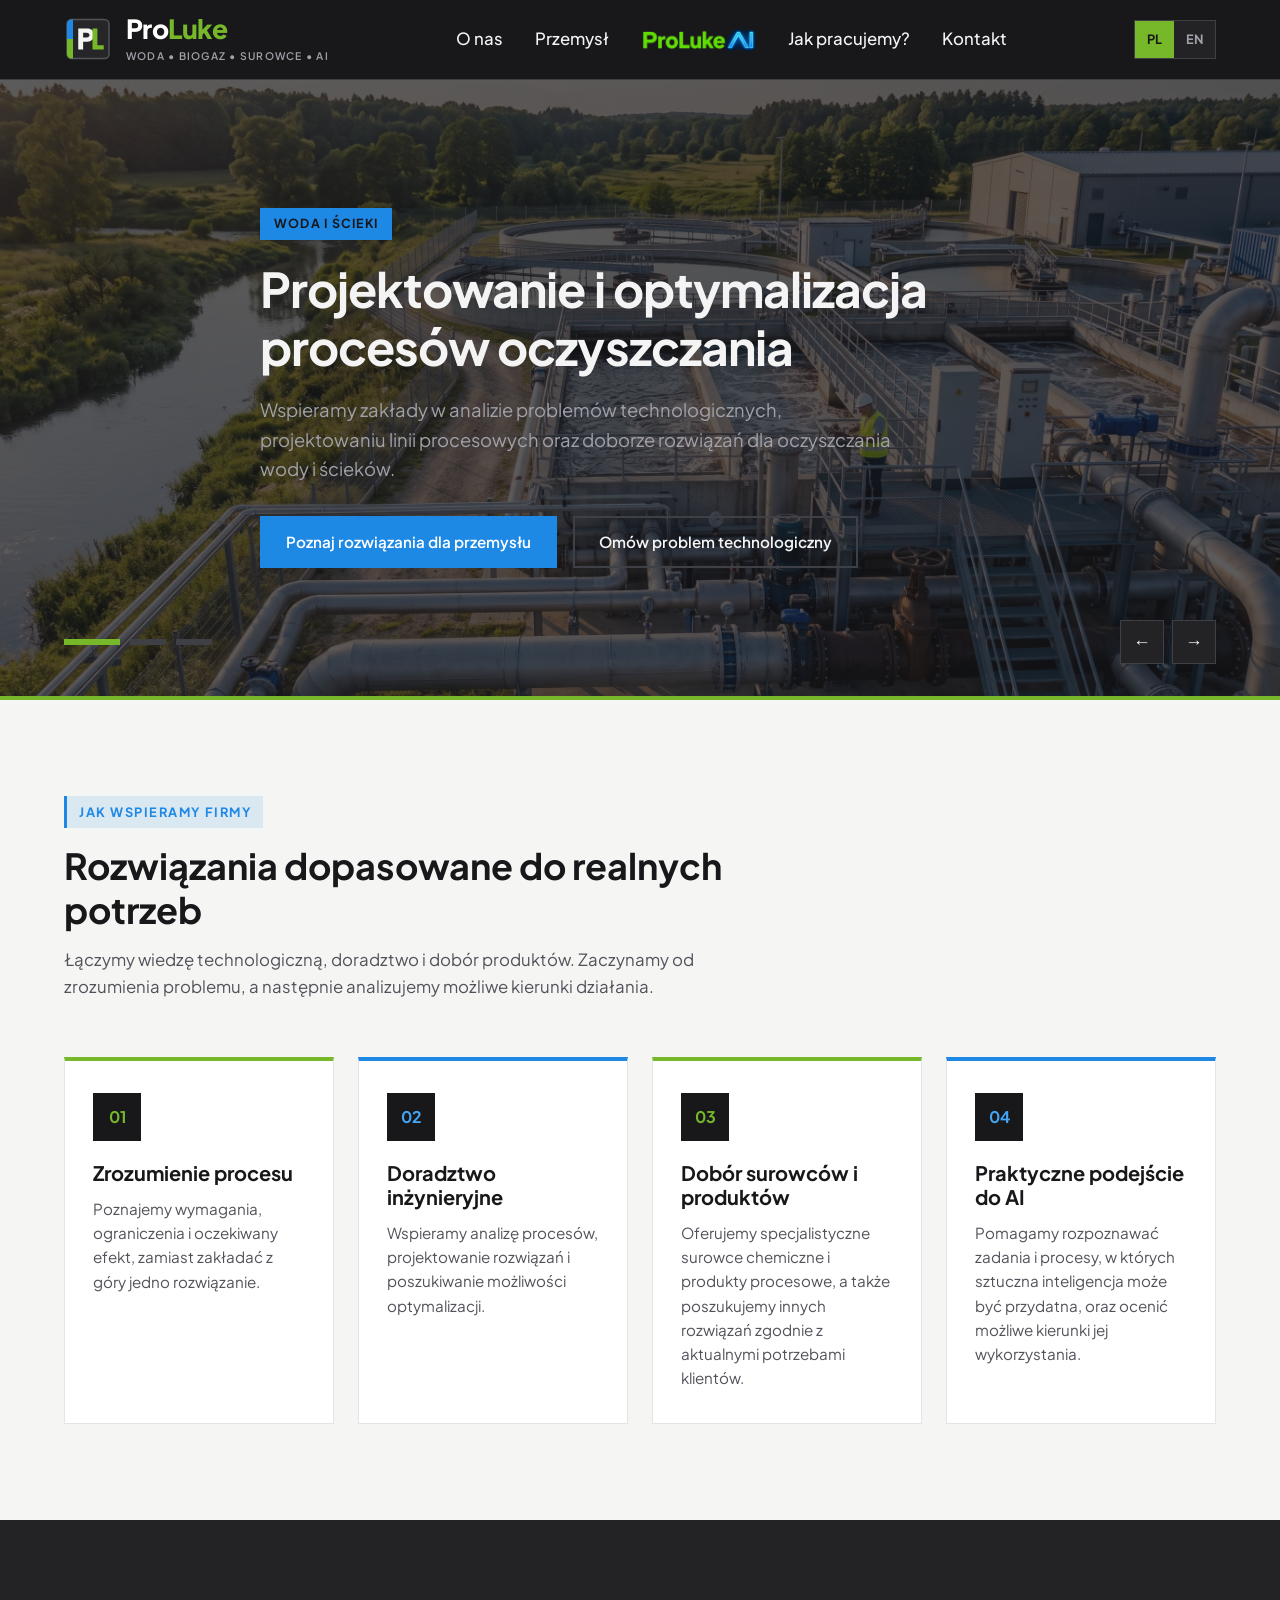
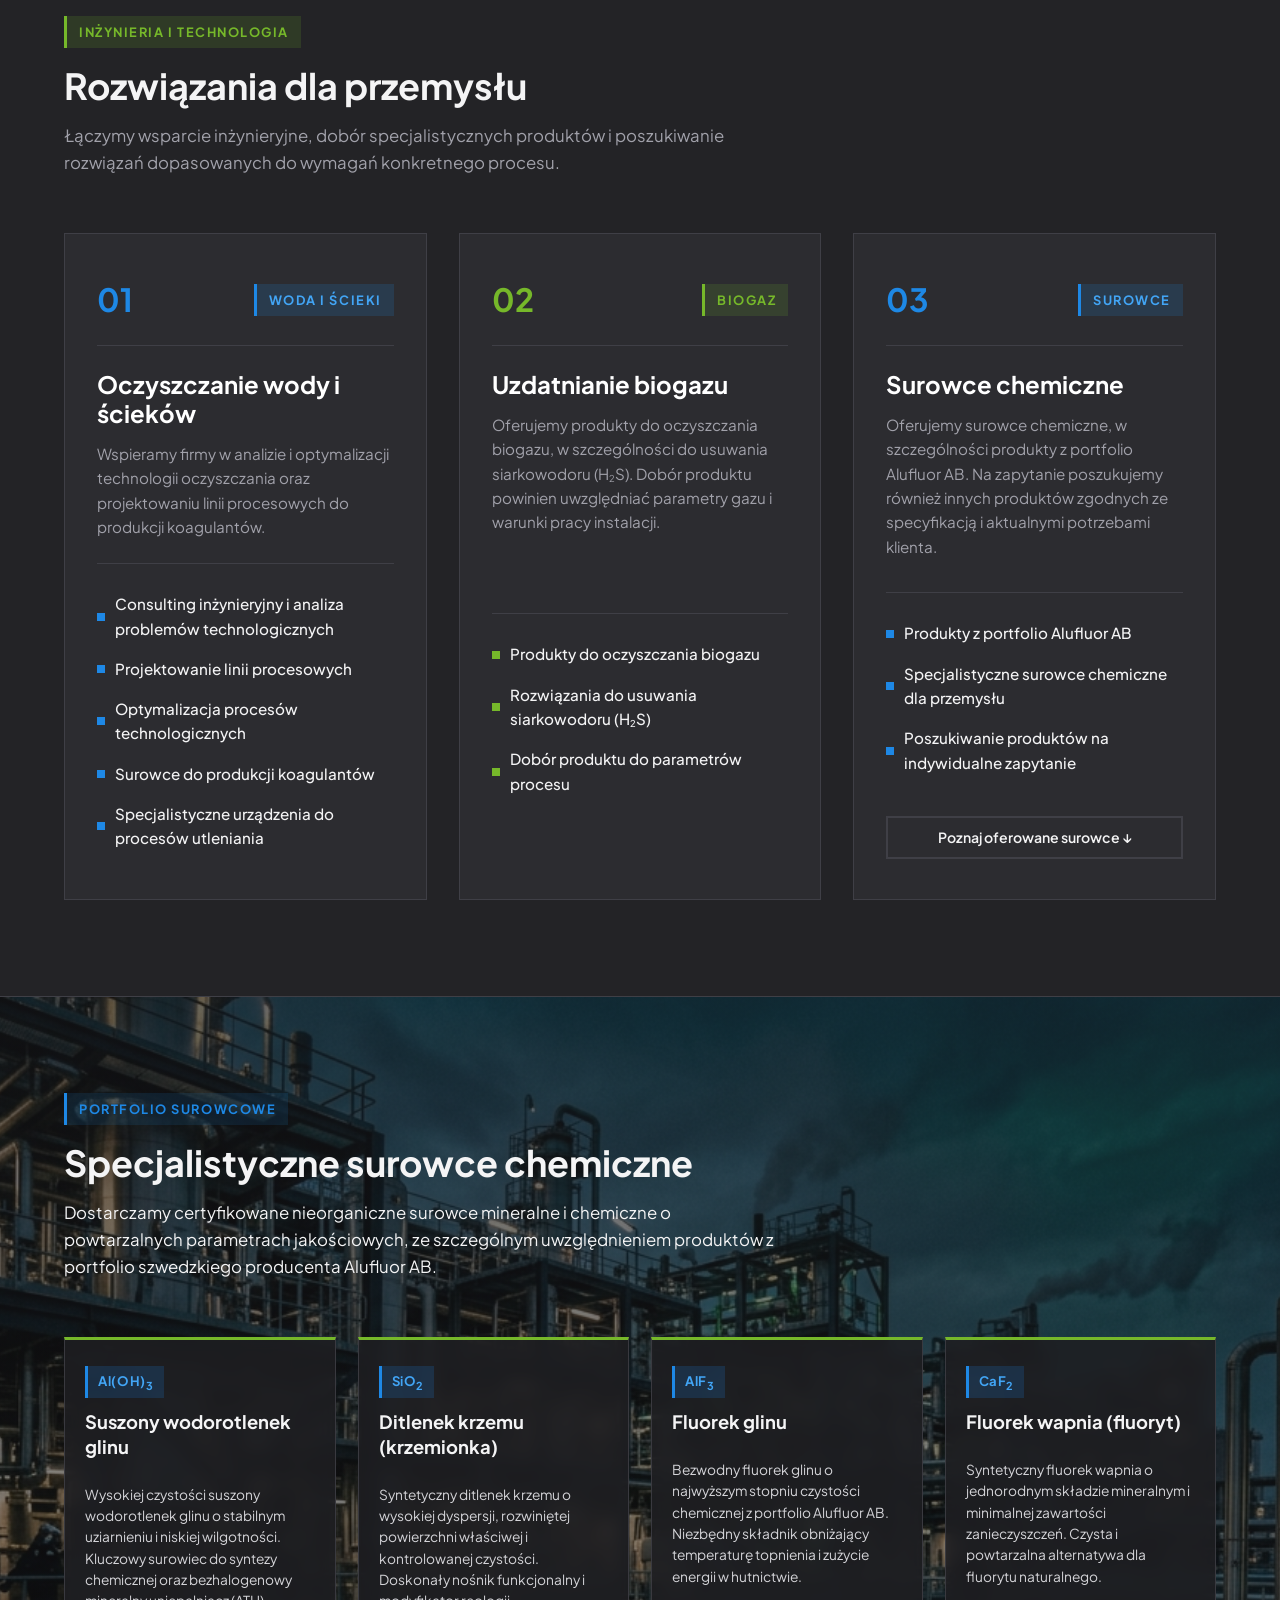
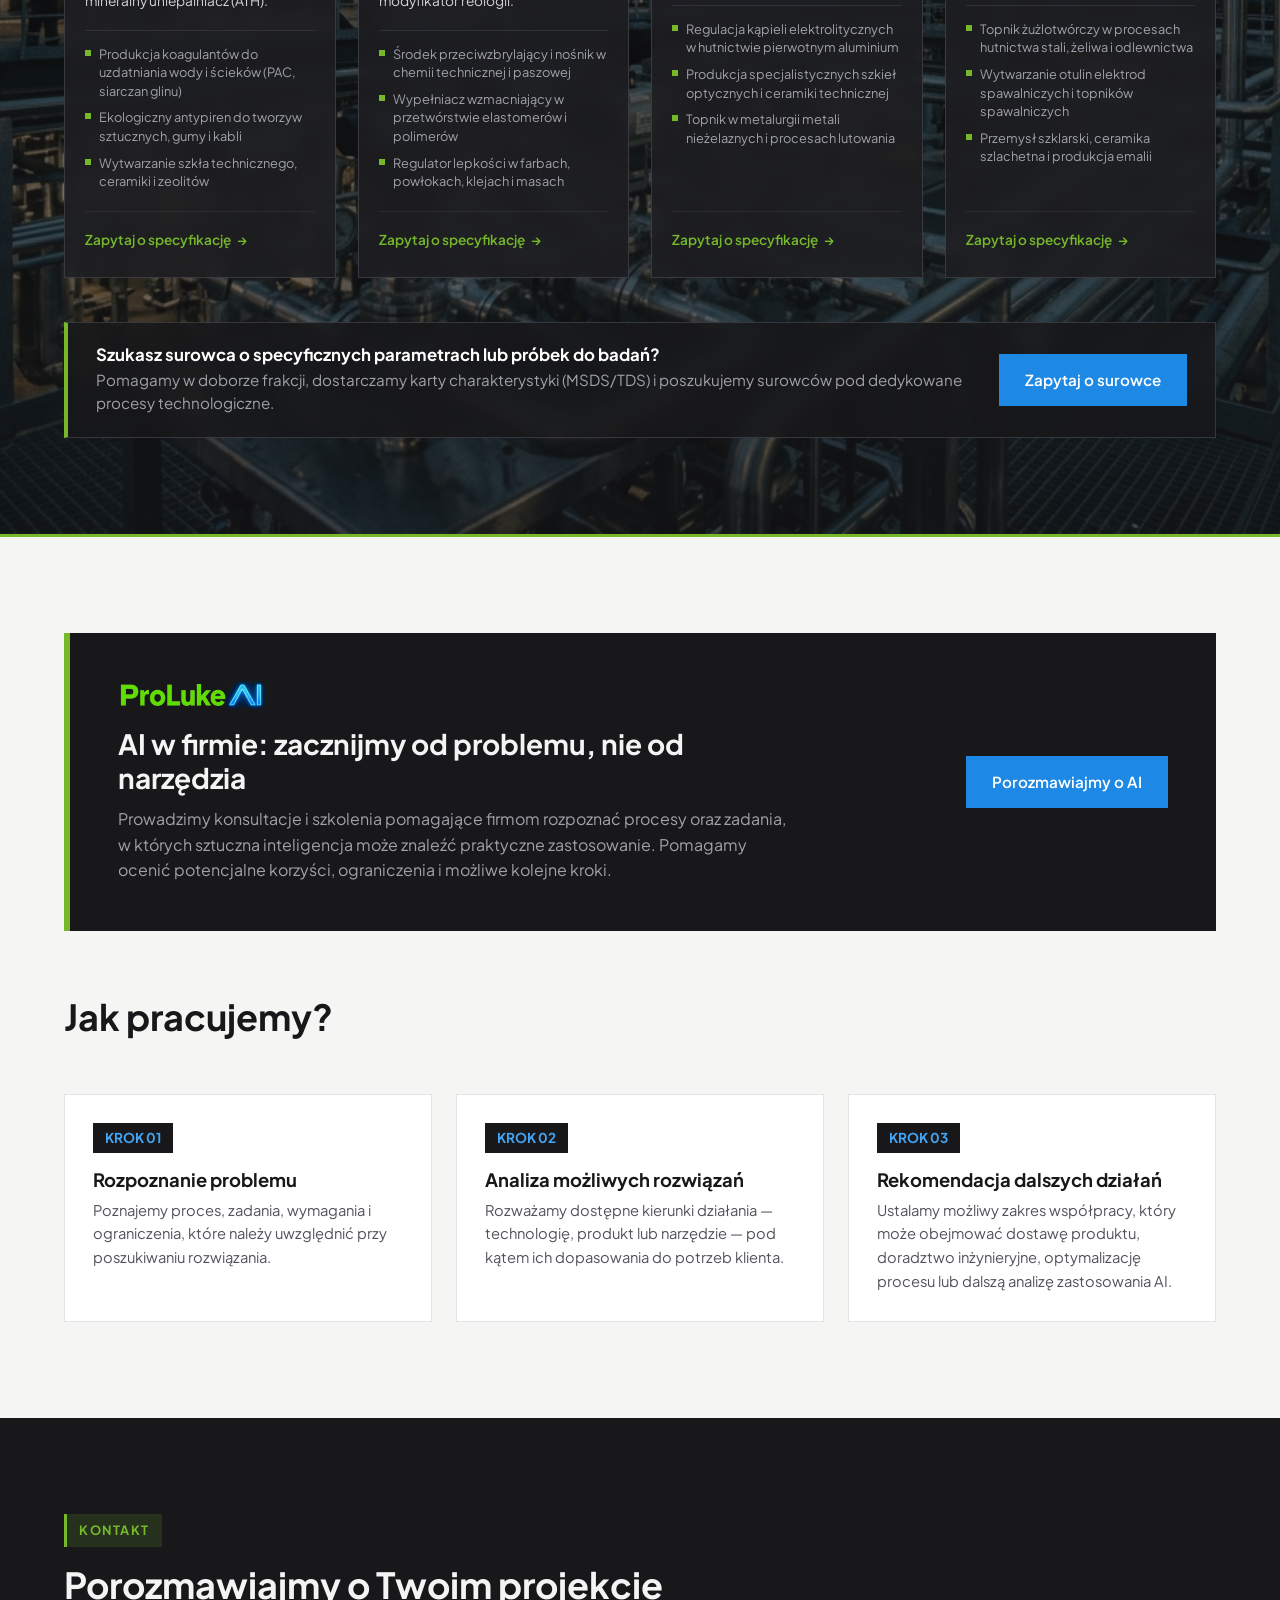
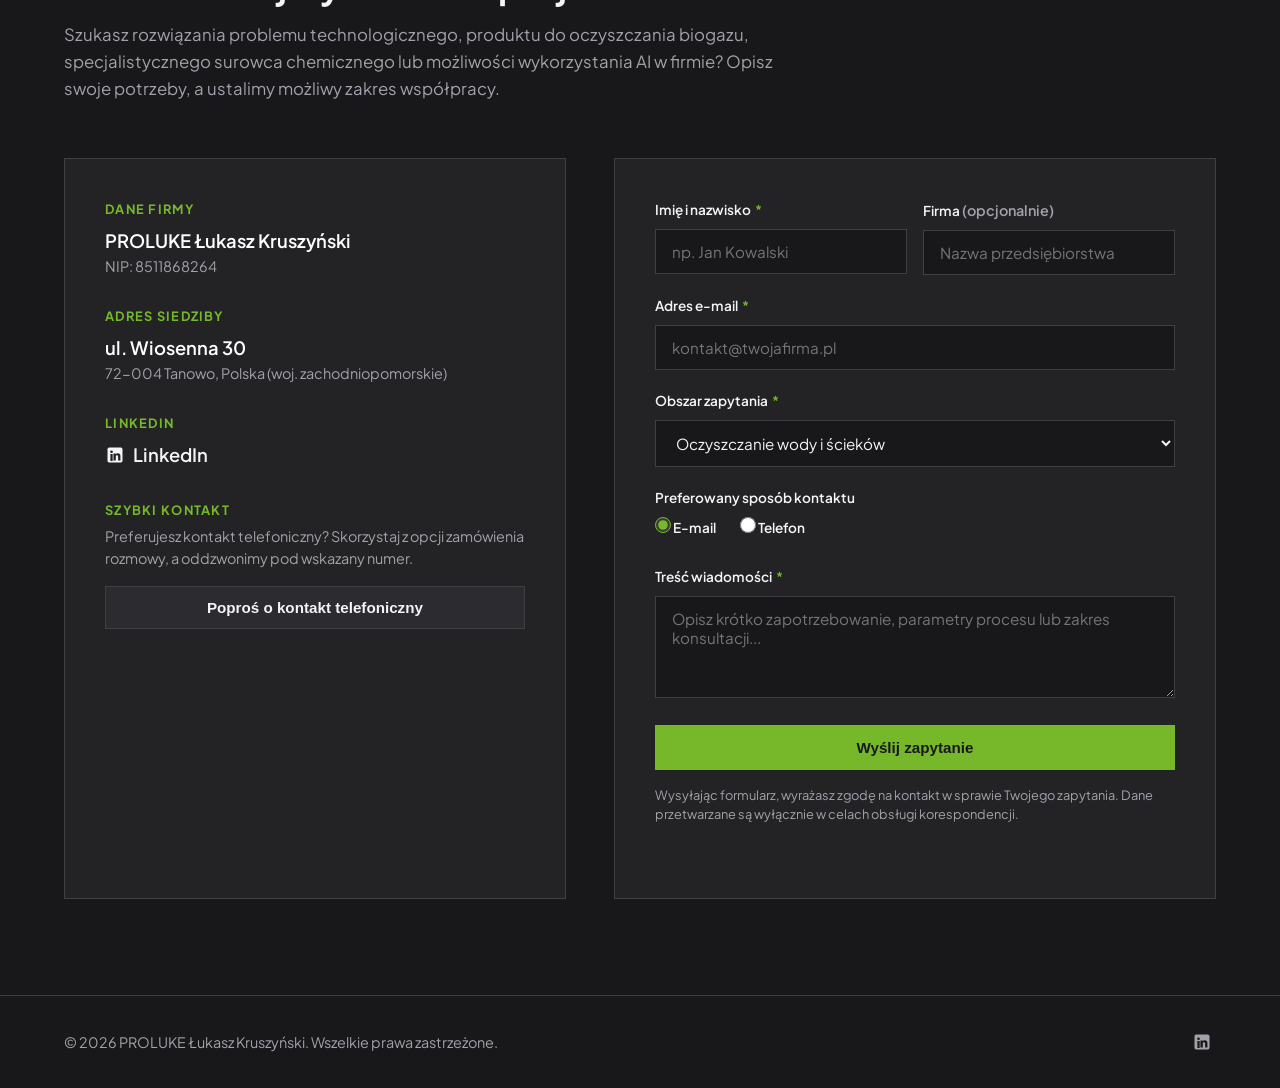
<file: index.html>
<!doctype html>
<html lang="pl">
  <head>
    <meta charset="UTF-8" />
    <meta name="viewport" content="width=device-width, initial-scale=1.0" />
    <title>
      ProLuke – Oczyszczanie wody i ścieków, biogaz, surowce chemiczne i AI
    </title>
    <meta
      name="description"
      content="ProLuke: doradztwo inżynieryjne, optymalizacja procesów oczyszczania wody i ścieków, produkty do oczyszczania biogazu, surowce chemiczne i usługi AI dla firm."
    />
    <meta name="robots" content="index, follow" />

    <!-- SEO: Canonical & Hreflang -->
    <link rel="canonical" href="https://proluke.com/" />
    <link rel="alternate" hreflang="pl" href="https://proluke.com/" />
    <link rel="alternate" hreflang="en" href="https://proluke.com/en/" />
    <link rel="alternate" hreflang="x-default" href="https://proluke.com/" />

    <!-- Open Graph / Social Media -->
    <meta property="og:type" content="website" />
    <meta property="og:locale" content="pl_PL" />
    <meta property="og:locale:alternate" content="en_US" />
    <meta property="og:url" content="https://proluke.com/" />
    <meta
      property="og:title"
      content="ProLuke – Oczyszczanie wody i ścieków, biogaz, surowce chemiczne i AI"
    />
    <meta
      property="og:description"
      content="ProLuke: doradztwo inżynieryjne, optymalizacja procesów oczyszczania wody i ścieków, produkty do oczyszczania biogazu, surowce chemiczne i usługi AI dla firm."
    />

    <!-- Czcionka Google: Plus Jakarta Sans -->
    <link rel="preconnect" href="https://fonts.googleapis.com" />
    <link rel="preconnect" href="https://fonts.gstatic.com" crossorigin />
    <link
      href="https://fonts.googleapis.com/css2?family=Plus+Jakarta+Sans:wght@400;500;600;700;800&display=swap"
      rel="stylesheet"
    />

    <!-- Favicon (Oryginalny ProLuke PL) -->
    <link rel="icon" type="image/jpeg" href="images/favicon.jpg" sizes="192x192" />
    <link rel="icon" type="image/x-icon" href="favicon.ico" />
    <link rel="apple-touch-icon" href="images/favicon.jpg" />

    <!-- Arkusz stylów -->
    <link rel="stylesheet" href="style.css" />

    <!-- Dane strukturalne Schema.org (JSON-LD) -->
    <script type="application/ld+json">
      {
        "@context": "https://schema.org",
        "@type": "Organization",
        "name": "PROLUKE Łukasz Kruszyński",
        "url": "https://proluke.com/",
        "taxID": "8511868264",
        "address": {
          "@type": "PostalAddress",
          "streetAddress": "ul. Wiosenna 30",
          "postalCode": "72-004",
          "addressLocality": "Tanowo",
          "addressCountry": "PL"
        }
      }
    </script>
  </head>
  <body>
    <!-- ======================= NAWIGACJA I LOGO ======================= -->
    <header class="navbar">
      <div class="container navbar-inner">
        <a href="#top" class="brand" aria-label="ProLuke – Strona główna">
          <!-- Logo ProLuke – Stempel Inżynieryjny PL (Wariant C z wizualizacja.html) -->
          <svg
            class="brand-svg"
            viewBox="0 0 64 64"
            fill="none"
            xmlns="http://www.w3.org/2000/svg"
            role="img"
            aria-label="Logo ProLuke – Stempel Inżynieryjny"
          >
            <rect
              x="4"
              y="6"
              width="56"
              height="52"
              rx="6"
              fill="#262629"
              stroke="#52525B"
              stroke-width="2"
            />
            <path
              d="M4 12C4 8.68629 6.68629 6 10 6H12V32H4V12Z"
              fill="#1E88E5"
            />
            <path
              d="M4 32H12V58H10C6.68629 58 4 55.3137 4 52V32Z"
              fill="#76B82A"
            />
            <path
              d="M19 18H31C36.5 18 40 21.5 40 26.8C40 32.1 36.5 35.6 31 35.6H25.5V46H19V18ZM25.5 23.6V30H30.2C32.7 30 34 28.8 34 26.8C34 24.8 32.7 23.6 30.2 23.6H25.5Z"
              fill="#F5F5F4"
            />
            <path d="M38 18H44.5V40.2H53V46H38V18Z" fill="#76B82A" />
          </svg>
          <div>
            <span class="logo-text">Pro<span class="luke">Luke</span></span>
            <span class="logo-tagline">Woda • Biogaz • Surowce • AI</span>
          </div>
        </a>

        <nav aria-label="Główne menu">
          <ul class="nav-links" id="navLinks">
            <li><a href="#o-nas">O nas</a></li>
            <li><a href="#przemysl">Przemysł</a></li>
            <li>
              <a
                href="#proluke-ai"
                class="nav-ai-btn"
                aria-label="ProLuke AI"
              >
                <img
                  src="images/plAIlogo.png"
                  alt="ProLuke AI"
                  class="nav-ai-logo"
                  width="115"
                  height="22"
                />
              </a>
            </li>
            <li><a href="#jak-pracujemy">Jak pracujemy?</a></li>
            <li><a href="#kontakt">Kontakt</a></li>
          </ul>
        </nav>

        <div class="nav-actions">
          <div class="lang-switch" aria-label="Wybór języka">
            <a href="index.html" class="lang-btn active" aria-current="page"
              >PL</a
            >
            <a href="en/index.html" class="lang-btn" hreflang="en">EN</a>
          </div>
          <button
            class="mobile-toggle"
            id="mobileToggle"
            aria-label="Otwórz menu"
            aria-expanded="false"
          >
            ☰
          </button>
        </div>
      </div>
    </header>

    <!-- ======================= HERO SLIDER ======================= -->
    <section
      class="hero-slider"
      id="top"
      aria-label="Prezentacja głównych obszarów działalności"
    >
      <!-- Slajd 1: Woda i ścieki -->
      <div
        class="slide active"
        style="background-image: url(&quot;images/slider-woda.webp&quot;)"
      >
        <div class="container">
          <div class="slide-content">
            <span class="slide-badge blue">Woda i ścieki</span>
            <h1 class="slide-title">
              Projektowanie i optymalizacja procesów oczyszczania
            </h1>
            <p class="slide-desc">
              Wspieramy zakłady w analizie problemów technologicznych,
              projektowaniu linii procesowych oraz doborze rozwiązań dla
              oczyszczania wody i ścieków.
            </p>
            <div class="slide-actions">
              <a href="#przemysl" class="btn btn-primary btn-blue"
                >Poznaj rozwiązania dla przemysłu</a
              >
              <a href="#kontakt" class="btn btn-outline btn-outline-blue"
                >Omów problem technologiczny</a
              >
            </div>
          </div>
        </div>
      </div>

      <!-- Slajd 2: Uzdatnianie Biogazu -->
      <div
        class="slide"
        style="background-image: url(&quot;images/slider-biogaz.webp&quot;)"
      >
        <div class="container">
          <div class="slide-content">
            <span class="slide-badge">Uzdatnianie biogazu</span>
            <h2 class="slide-title">
              Produkty do oczyszczania biogazu i usuwania
              <span class="chemical-formula">H<sub>2</sub>S</span>
            </h2>
            <p class="slide-desc">
              Oferujemy produkty do oczyszczania biogazu, ze szczególnym
              uwzględnieniem usuwania siarkowodoru. Pomagamy dobrać rozwiązanie
              do parametrów gazu i warunków pracy instalacji.
            </p>
            <div class="slide-actions">
              <a href="#przemysl" class="btn btn-primary">Poznaj ofertę</a>
              <a href="#kontakt" class="btn btn-outline">Zapytaj o produkt</a>
            </div>
          </div>
        </div>
      </div>

      <!-- Slajd 3: ProLuke AI -->
      <div
        class="slide"
        style="background-image: url(&quot;images/slider-ai.webp&quot;)"
      >
        <div class="container">
          <div class="slide-content">
            <span class="slide-badge blue">ProLuke AI</span>
            <h2 class="slide-title">
              Znajdź praktyczne zastosowania AI w swojej firmie
            </h2>
            <p class="slide-desc">
              Prowadzimy szkolenia i konsultacje, które pomagają rozpoznać
              procesy oraz zadania, w których narzędzia sztucznej inteligencji
              mogą wspierać pracowników i usprawniać pracę firmy.
            </p>
            <div class="slide-actions">
              <a href="#proluke-ai" class="btn btn-primary btn-blue"
                >Poznaj ProLuke AI</a
              >
              <a href="#kontakt" class="btn btn-outline btn-outline-blue"
                >Porozmawiajmy o AI</a
              >
            </div>
          </div>
        </div>
      </div>

      <!-- Kontrolki slidera -->
      <div class="slider-controls">
        <div class="container slider-controls-inner">
          <div class="slider-dots" role="tablist" aria-label="Wybór slajdu">
            <button
              class="dot active"
              data-slide="0"
              aria-label="Slajd 1"
            ></button>
            <button class="dot" data-slide="1" aria-label="Slajd 2"></button>
            <button class="dot" data-slide="2" aria-label="Slajd 3"></button>
          </div>
          <div class="slider-arrows">
            <button
              class="arrow-btn"
              id="prevSlideBtn"
              aria-label="Poprzedni slajd"
            >
              ←
            </button>
            <button
              class="arrow-btn"
              id="nextSlideBtn"
              aria-label="Następny slajd"
            >
              →
            </button>
          </div>
        </div>
      </div>
    </section>

    <!-- ======================= SEKCJA 1 (JASNA): O NAS ======================= -->
    <section class="section theme-light" id="o-nas">
      <div class="container">
        <div class="section-header">
          <span class="section-tag tag-blue">Jak wspieramy firmy</span>
          <h2 class="section-title">
            Rozwiązania dopasowane do realnych potrzeb
          </h2>
          <p class="section-subtitle">
            Łączymy wiedzę technologiczną, doradztwo i dobór produktów.
            Zaczynamy od zrozumienia problemu, a następnie analizujemy możliwe
            kierunki działania.
          </p>
        </div>

        <div class="pillars-grid">
          <div class="pillar-card">
            <div class="pillar-icon">01</div>
            <h3>Zrozumienie procesu</h3>
            <p>
              Poznajemy wymagania, ograniczenia i oczekiwany efekt, zamiast
              zakładać z góry jedno rozwiązanie.
            </p>
          </div>

          <div class="pillar-card">
            <div class="pillar-icon">02</div>
            <h3>Doradztwo inżynieryjne</h3>
            <p>
              Wspieramy analizę procesów, projektowanie rozwiązań i poszukiwanie
              możliwości optymalizacji.
            </p>
          </div>

          <div class="pillar-card">
            <div class="pillar-icon">03</div>
            <h3>Dobór surowców i produktów</h3>
            <p>
              Oferujemy specjalistyczne surowce chemiczne i produkty procesowe,
              a także poszukujemy innych rozwiązań zgodnie z aktualnymi
              potrzebami klientów.
            </p>
          </div>

          <div class="pillar-card">
            <div class="pillar-icon">04</div>
            <h3>Praktyczne podejście do AI</h3>
            <p>
              Pomagamy rozpoznawać zadania i procesy, w których sztuczna
              inteligencja może być przydatna, oraz ocenić możliwe kierunki jej
              wykorzystania.
            </p>
          </div>
        </div>
      </div>
    </section>

    <!-- ======================= SEKCJA 2 (CIEMNA): PRZEMYSŁ ======================= -->
    <section class="section theme-dark-alt" id="przemysl">
      <a id="oferta" style="position: absolute; top: -80px; visibility: hidden;"></a>
      <div class="container" id="biogaz">
        <div class="section-header">
          <span class="section-tag">Inżynieria i technologia</span>
          <h2 class="section-title">Rozwiązania dla przemysłu</h2>
          <p class="section-subtitle">
            Łączymy wsparcie inżynieryjne, dobór specjalistycznych produktów i
            poszukiwanie rozwiązań dopasowanych do wymagań konkretnego procesu.
          </p>
        </div>

        <div class="services-grid">
          <!-- Karta 1: Woda i ścieki -->
          <article class="service-box blue-accent">
            <div>
              <div class="service-header">
                <span class="service-num">01</span>
                <span class="section-tag no-margin tag-blue"
                  >Woda i ścieki</span
                >
              </div>
              <h3>Oczyszczanie wody i ścieków</h3>
              <p>
                Wspieramy firmy w analizie i optymalizacji technologii
                oczyszczania oraz projektowaniu linii procesowych do produkcji koagulantów.
              </p>
            </div>
            <ul class="spec-list">
              <li>
                <span class="spec-dot"></span
                ><span
                  >Consulting inżynieryjny i analiza problemów
                  technologicznych</span
                >
              </li>
              <li>
                <span class="spec-dot"></span
                ><span>Projektowanie linii procesowych</span>
              </li>
              <li>
                <span class="spec-dot"></span
                ><span>Optymalizacja procesów technologicznych</span>
              </li>
              <li>
                <span class="spec-dot"></span
                ><span>Surowce do produkcji koagulantów</span>
              </li>
              <li>
                <span class="spec-dot"></span
                ><span>Specjalistyczne urządzenia do procesów utleniania</span>
              </li>
            </ul>
          </article>

          <!-- Karta 2: Uzdatnianie biogazu -->
          <article class="service-box service-box-biogaz">
            <div>
              <div class="service-header">
                <span class="service-num">02</span>
                <span class="section-tag no-margin">Biogaz</span>
              </div>
              <h3>Uzdatnianie biogazu</h3>
              <p>
                Oferujemy produkty do oczyszczania biogazu, w szczególności do
                usuwania siarkowodoru (<span class="chemical-formula"
                  >H<sub>2</sub>S</span
                >). Dobór produktu powinien uwzględniać parametry gazu i warunki
                pracy instalacji.
              </p>
            </div>
            <ul class="spec-list">
              <li>
                <span class="spec-dot"></span
                ><span>Produkty do oczyszczania biogazu</span>
              </li>
              <li>
                <span class="spec-dot"></span
                ><span
                  >Rozwiązania do usuwania siarkowodoru (<span
                    class="chemical-formula"
                    >H<sub>2</sub>S</span
                  >)</span
                >
              </li>
              <li>
                <span class="spec-dot"></span
                ><span>Dobór produktu do parametrów procesu</span>
              </li>
            </ul>
          </article>

          <!-- Karta 3: Surowce chemiczne -->
          <article class="service-box blue-accent">
            <div>
              <div class="service-header">
                <span class="service-num">03</span>
                <span class="section-tag no-margin tag-blue">Surowce</span>
              </div>
              <h3>Surowce chemiczne</h3>
              <p>
                Oferujemy surowce chemiczne, w szczególności produkty z
                portfolio Alufluor AB. Na zapytanie poszukujemy również innych
                produktów zgodnych ze specyfikacją i aktualnymi potrzebami
                klienta.
              </p>
            </div>
            <ul class="spec-list">
              <li>
                <span class="spec-dot"></span
                ><span>Produkty z portfolio Alufluor AB</span>
              </li>
              <li>
                <span class="spec-dot"></span
                ><span>Specjalistyczne surowce chemiczne dla przemysłu</span>
              </li>
              <li>
                <span class="spec-dot"></span
                ><span>Poszukiwanie produktów na indywidualne zapytanie</span>
              </li>
            </ul>
            <div style="margin-top: 24px;">
              <a
                href="#surowce"
                class="btn btn-outline btn-outline-blue btn-full btn-sm"
                >Poznaj oferowane surowce ↓</a
              >
            </div>
          </article>
        </div>
      </div>
    </section>

    <!-- ======================= NOWA SEKCJA: SUROWCE CHEMICZNE (TŁO FULL-WIDTH) ======================= -->
    <section
      class="section-chemicals"
      id="surowce"
      aria-label="Specjalistyczne surowce chemiczne"
    >
      <div class="container">
        <div class="section-header">
          <span class="section-tag tag-blue">Portfolio surowcowe</span>
          <h2 class="section-title">Specjalistyczne surowce chemiczne</h2>
          <p class="section-subtitle">
            Dostarczamy certyfikowane nieorganiczne surowce mineralne i
            chemiczne o powtarzalnych parametrach jakościowych, ze szczególnym
            uwzględnieniem produktów z portfolio szwedzkiego producenta Alufluor AB.
          </p>
        </div>

        <div class="chemicals-grid">
          <!-- Produkt 1: Suszony wodorotlenek glinu -->
          <article class="chemical-card">
            <div class="chem-top">
              <div class="chem-header">
                <span class="chem-formula">Al(OH)<sub>3</sub></span>
                <h4>Suszony wodorotlenek glinu</h4>
              </div>
              <p class="chem-desc">
                Wysokiej czystości suszony wodorotlenek glinu o stabilnym
                uziarnieniu i niskiej wilgotności. Kluczowy surowiec do syntezy
                chemicznej oraz bezhalogenowy mineralny uniepalniacz (ATH).
              </p>
              <ul class="chem-specs">
                <li>
                  <span class="chem-dot"></span>
                  <span
                    >Produkcja koagulantów do uzdatniania wody i ścieków (PAC,
                    siarczan glinu)</span
                  >
                </li>
                <li>
                  <span class="chem-dot"></span>
                  <span
                    >Ekologiczny antypiren do tworzyw sztucznych, gumy i
                    kabli</span
                  >
                </li>
                <li>
                  <span class="chem-dot"></span>
                  <span
                    >Wytwarzanie szkła technicznego, ceramiki i zeolitów</span
                  >
                </li>
              </ul>
            </div>
            <div class="chem-footer">
              <a href="#kontakt" class="chem-action-link"
                >Zapytaj o specyfikację <span>→</span></a
              >
            </div>
          </article>

          <!-- Produkt 2: Ditlenek krzemu -->
          <article class="chemical-card">
            <div class="chem-top">
              <div class="chem-header">
                <span class="chem-formula">SiO<sub>2</sub></span>
                <h4>Ditlenek krzemu (krzemionka)</h4>
              </div>
              <p class="chem-desc">
                Syntetyczny ditlenek krzemu o wysokiej dyspersji, rozwiniętej
                powierzchni właściwej i kontrolowanej czystości. Doskonały
                nośnik funkcjonalny i modyfikator reologii.
              </p>
              <ul class="chem-specs">
                <li>
                  <span class="chem-dot"></span>
                  <span
                    >Środek przeciwzbrylający i nośnik w chemii technicznej i
                    paszowej</span
                  >
                </li>
                <li>
                  <span class="chem-dot"></span>
                  <span
                    >Wypełniacz wzmacniający w przetwórstwie elastomerów i
                    polimerów</span
                  >
                </li>
                <li>
                  <span class="chem-dot"></span>
                  <span
                    >Regulator lepkości w farbach, powłokach, klejach i
                    masach</span
                  >
                </li>
              </ul>
            </div>
            <div class="chem-footer">
              <a href="#kontakt" class="chem-action-link"
                >Zapytaj o specyfikację <span>→</span></a
              >
            </div>
          </article>

          <!-- Produkt 3: Fluorek glinu -->
          <article class="chemical-card">
            <div class="chem-top">
              <div class="chem-header">
                <span class="chem-formula">AlF<sub>3</sub></span>
                <h4>Fluorek glinu</h4>
              </div>
              <p class="chem-desc">
                Bezwodny fluorek glinu o najwyższym stopniu czystości chemicznej
                z portfolio Alufluor AB. Niezbędny składnik obniżający
                temperaturę topnienia i zużycie energii w hutnictwie.
              </p>
              <ul class="chem-specs">
                <li>
                  <span class="chem-dot"></span>
                  <span
                    >Regulacja kąpieli elektrolitycznych w hutnictwie pierwotnym
                    aluminium</span
                  >
                </li>
                <li>
                  <span class="chem-dot"></span>
                  <span
                    >Produkcja specjalistycznych szkieł optycznych i ceramiki
                    technicznej</span
                  >
                </li>
                <li>
                  <span class="chem-dot"></span>
                  <span
                    >Topnik w metalurgii metali nieżelaznych i procesach
                    lutowania</span
                  >
                </li>
              </ul>
            </div>
            <div class="chem-footer">
              <a href="#kontakt" class="chem-action-link"
                >Zapytaj o specyfikację <span>→</span></a
              >
            </div>
          </article>

          <!-- Produkt 4: Fluorek wapnia -->
          <article class="chemical-card">
            <div class="chem-top">
              <div class="chem-header">
                <span class="chem-formula">CaF<sub>2</sub></span>
                <h4>Fluorek wapnia (fluoryt)</h4>
              </div>
              <p class="chem-desc">
                Syntetyczny fluorek wapnia o jednorodnym składzie mineralnym i
                minimalnej zawartości zanieczyszczeń. Czysta i powtarzalna
                alternatywa dla fluorytu naturalnego.
              </p>
              <ul class="chem-specs">
                <li>
                  <span class="chem-dot"></span>
                  <span
                    >Topnik żużlotwórczy w procesach hutnictwa stali, żeliwa i
                    odlewnictwa</span
                  >
                </li>
                <li>
                  <span class="chem-dot"></span>
                  <span
                    >Wytwarzanie otulin elektrod spawalniczych i topników
                    spawalniczych</span
                  >
                </li>
                <li>
                  <span class="chem-dot"></span>
                  <span
                    >Przemysł szklarski, ceramika szlachetna i produkcja
                    emalii</span
                  >
                </li>
              </ul>
            </div>
            <div class="chem-footer">
              <a href="#kontakt" class="chem-action-link"
                >Zapytaj o specyfikację <span>→</span></a
              >
            </div>
          </article>
        </div>

        <div class="chem-bottom-cta">
          <div>
            <h4 style="margin-bottom: 4px; color: #ffffff;">
              Szukasz surowca o specyficznych parametrach lub próbek do badań?
            </h4>
            <p style="color: var(--text-muted-dark); font-size: 0.95rem;">
              Pomagamy w doborze frakcji, dostarczamy karty charakterystyki
              (MSDS/TDS) i poszukujemy surowców pod dedykowane procesy
              technologiczne.
            </p>
          </div>
          <a
            href="#kontakt"
            class="btn btn-primary btn-blue"
            style="white-space: nowrap;"
            >Zapytaj o surowce</a
          >
        </div>
      </div>
    </section>

    <!-- ======================= SEKCJA 3 (JASNA): PROLUKE AI I PROCES ======================= -->
    <section class="section theme-light" id="proluke-ai">
      <div class="container">
        <div class="eco-banner">
          <div>
            <a href="#proluke-ai" class="eco-ai-btn" aria-label="ProLuke AI">
              <img
                src="images/plAIlogo.png"
                alt="ProLuke AI"
                class="eco-ai-logo"
                width="146"
                height="28"
              />
            </a>
            <h3>AI w firmie: zacznijmy od problemu, nie od narzędzia</h3>
            <p>
              Prowadzimy konsultacje i szkolenia pomagające firmom rozpoznać
              procesy oraz zadania, w których sztuczna inteligencja może znaleźć
              praktyczne zastosowanie. Pomagamy ocenić potencjalne korzyści,
              ograniczenia i możliwe kolejne kroki.
            </p>
          </div>
          <div class="eco-banner-cta">
            <a href="#kontakt" class="btn btn-primary btn-blue"
              >Porozmawiajmy o AI</a
            >
          </div>
        </div>

        <div class="section-header">
          <h2 class="section-title" id="jak-pracujemy">Jak pracujemy?</h2>
        </div>

        <div class="process-steps">
          <div class="step-item">
            <span class="step-badge">KROK 01</span>
            <h4 class="step-title">Rozpoznanie problemu</h4>
            <p class="step-desc">
              Poznajemy proces, zadania, wymagania i ograniczenia, które należy
              uwzględnić przy poszukiwaniu rozwiązania.
            </p>
          </div>
          <div class="step-item">
            <span class="step-badge">KROK 02</span>
            <h4 class="step-title">Analiza możliwych rozwiązań</h4>
            <p class="step-desc">
              Rozważamy dostępne kierunki działania — technologię, produkt lub
              narzędzie — pod kątem ich dopasowania do potrzeb klienta.
            </p>
          </div>
          <div class="step-item">
            <span class="step-badge">KROK 03</span>
            <h4 class="step-title">Rekomendacja dalszych działań</h4>
            <p class="step-desc">
              Ustalamy możliwy zakres współpracy, który może obejmować dostawę
              produktu, doradztwo inżynieryjne, optymalizację procesu lub dalszą
              analizę zastosowania AI.
            </p>
          </div>
        </div>
      </div>
    </section>

    <!-- ======================= SEKCJA 4 (CIEMNA): KONTAKT ======================= -->
    <section class="section theme-dark" id="kontakt">
      <div class="container">
        <div class="section-header">
          <span class="section-tag">Kontakt</span>
          <h2 class="section-title">Porozmawiajmy o Twoim projekcie</h2>
          <p class="section-subtitle">
            Szukasz rozwiązania problemu technologicznego, produktu do
            oczyszczania biogazu, specjalistycznego surowca chemicznego lub
            możliwości wykorzystania AI w firmie? Opisz swoje potrzeby, a
            ustalimy możliwy zakres współpracy.
          </p>
        </div>

        <div class="contact-grid">
          <div class="contact-info-card">
            <div class="contact-item">
              <div class="contact-label">Dane firmy</div>
              <div class="contact-value">PROLUKE Łukasz Kruszyński</div>
              <div class="contact-sub">NIP: 8511868264</div>
            </div>

            <div class="contact-item">
              <div class="contact-label">Adres siedziby</div>
              <div class="contact-value">ul. Wiosenna 30</div>
              <div class="contact-sub">
                72-004 Tanowo, Polska (woj. zachodniopomorskie)
              </div>
            </div>

            <div class="contact-item">
              <div class="contact-label">LinkedIn</div>
              <div class="contact-value">
                <a
                  href="https://www.linkedin.com/in/proluke"
                  target="_blank"
                  rel="noopener noreferrer"
                  class="contact-linkedin-link"
                  aria-label="Profil LinkedIn – Łukasz Kruszyński (otwiera się w nowej karcie)"
                >
                  <svg
                    class="linkedin-icon"
                    viewBox="0 0 24 24"
                    fill="currentColor"
                    aria-hidden="true"
                  >
                    <path
                      d="M19 3a2 2 0 0 1 2 2v14a2 2 0 0 1-2 2H5a2 2 0 0 1-2-2V5a2 2 0 0 1 2-2h14m-.5 15.5v-5.3a3.26 3.26 0 0 0-3.26-3.26c-.85 0-1.84.52-2.28 1.3v-1.11h-2.79v8.37h2.79v-4.93c0-.77.62-1.4 1.39-1.4a1.4 1.4 0 0 1 1.4 1.4v4.93h2.75M6.46 10.9v8.37H9.2V10.9H6.46M7.83 6.45a1.64 1.64 0 1 0 0 3.28 1.64 1.64 0 0 0 0-3.28Z"
                    />
                  </svg>
                  <span>LinkedIn</span>
                </a>
              </div>
            </div>

            <div class="contact-item no-margin-bottom">
              <div class="contact-label">Szybki kontakt</div>
              <div
                class="contact-sub"
                style="margin-bottom: 16px; line-height: 1.5"
              >
                Preferujesz kontakt telefoniczny? Skorzystaj z opcji zamówienia
                rozmowy, a oddzwonimy pod wskazany numer.
              </div>
              <button
                type="button"
                id="requestCallBtn"
                class="btn btn-secondary"
                style="width: 100%"
              >
                Poproś o kontakt telefoniczny
              </button>
            </div>
          </div>

          <form
            class="contact-form"
            id="contactForm"
            data-lang="pl"
            method="POST"
            action="api/contact.php"
          >
            <!-- Honeypot (ukryte pole przeciwko robotom spamującym) -->
            <div class="hp-field" aria-hidden="true">
              <label for="website_url">Zostaw to pole puste</label>
              <input
                type="text"
                id="website_url"
                name="website_url"
                tabindex="-1"
                autocomplete="off"
              />
            </div>

            <div class="form-row">
              <div class="form-group">
                <label for="name"
                  >Imię i nazwisko <span class="required-mark">*</span></label
                >
                <input
                  type="text"
                  id="name"
                  name="name"
                  class="form-control"
                  required
                  maxlength="100"
                  placeholder="np. Jan Kowalski"
                />
              </div>
              <div class="form-group">
                <label for="company"
                  >Firma <span class="contact-sub">(opcjonalnie)</span></label
                >
                <input
                  type="text"
                  id="company"
                  name="company"
                  class="form-control"
                  maxlength="120"
                  placeholder="Nazwa przedsiębiorstwa"
                />
              </div>
            </div>

            <div class="form-group">
              <label for="email"
                >Adres e-mail <span class="required-mark">*</span></label
              >
              <input
                type="email"
                id="email"
                name="email"
                class="form-control"
                required
                maxlength="255"
                placeholder="kontakt@twojafirma.pl"
              />
            </div>

            <div class="form-group">
              <label for="topic"
                >Obszar zapytania <span class="required-mark">*</span></label
              >
              <select id="topic" name="topic" class="form-control" required>
                <option value="woda">Oczyszczanie wody i ścieków</option>
                <option value="biogaz">
                  Uzdatnianie biogazu – usuwanie H₂S
                </option>
                <option value="surowce">Surowce chemiczne</option>
                <option value="ai">ProLuke AI – konsultacje i szkolenia</option>
                <option value="inne">Inne zapytanie</option>
              </select>
            </div>

            <div class="form-group">
              <label class="form-group-title"
                >Preferowany sposób kontaktu</label
              >
              <div class="radio-group">
                <label class="radio-label">
                  <input
                    type="radio"
                    name="preferred_contact"
                    value="email"
                    id="prefEmail"
                    checked
                  />
                  <span>E-mail</span>
                </label>
                <label class="radio-label">
                  <input
                    type="radio"
                    name="preferred_contact"
                    value="phone"
                    id="prefPhone"
                  />
                  <span>Telefon</span>
                </label>
              </div>
            </div>

            <div class="form-group" id="phoneGroup" style="display: none">
              <label for="phone"
                >Numer telefonu <span class="required-mark">*</span></label
              >
              <input
                type="tel"
                id="phone"
                name="phone"
                class="form-control"
                maxlength="30"
                placeholder="+48 000 000 000"
              />
            </div>

            <div class="form-group">
              <label for="message"
                >Treść wiadomości <span class="required-mark">*</span></label
              >
              <textarea
                id="message"
                name="message"
                rows="4"
                class="form-control"
                required
                maxlength="5000"
                placeholder="Opisz krótko zapotrzebowanie, parametry procesu lub zakres konsultacji..."
              ></textarea>
            </div>

            <button
              type="submit"
              id="submitBtn"
              class="btn btn-primary btn-full"
            >
              Wyślij zapytanie
            </button>

            <p class="privacy-note">
              Wysyłając formularz, wyrażasz zgodę na kontakt w sprawie Twojego
              zapytania. Dane przetwarzane są wyłącznie w celach obsługi
              korespondencji.
            </p>

            <p class="form-status" id="formStatus" aria-live="polite"></p>
          </form>
        </div>
      </div>
    </section>

    <!-- ======================= STOPKA ======================= -->
    <footer>
      <div class="container footer-inner">
        <div>
          &copy; <span id="year"></span> PROLUKE Łukasz Kruszyński. Wszelkie
          prawa zastrzeżone.
        </div>
        <a
          href="https://www.linkedin.com/in/proluke"
          target="_blank"
          rel="noopener noreferrer"
          class="footer-linkedin-link"
          aria-label="Profil LinkedIn – Łukasz Kruszyński (otwiera się w nowej karcie)"
        >
          <svg
            class="footer-linkedin-icon"
            viewBox="0 0 24 24"
            fill="currentColor"
            aria-hidden="true"
          >
            <path
              d="M19 3a2 2 0 0 1 2 2v14a2 2 0 0 1-2 2H5a2 2 0 0 1-2-2V5a2 2 0 0 1 2-2h14m-.5 15.5v-5.3a3.26 3.26 0 0 0-3.26-3.26c-.85 0-1.84.52-2.28 1.3v-1.11h-2.79v8.37h2.79v-4.93c0-.77.62-1.4 1.39-1.4a1.4 1.4 0 0 1 1.4 1.4v4.93h2.75M6.46 10.9v8.37H9.2V10.9H6.46M7.83 6.45a1.64 1.64 0 1 0 0 3.28 1.64 1.64 0 0 0 0-3.28Z"
            />
          </svg>
        </a>
      </div>
    </footer>

    <!-- Przycisk przewijania do góry strony -->
    <button
      type="button"
      id="scrollTopBtn"
      class="scroll-top-btn"
      aria-label="Przewiń do góry strony"
      title="Przewiń do góry strony"
    >
      <svg
        class="scroll-top-icon"
        viewBox="0 0 24 24"
        fill="none"
        stroke="currentColor"
        stroke-width="2.5"
        stroke-linecap="square"
        stroke-linejoin="miter"
        aria-hidden="true"
      >
        <path d="M12 19V5M5 12l7-7 7 7" />
      </svg>
    </button>

    <!-- Skrypt główny -->
    <script src="app.js"></script>
  </body>
</html>
</file>
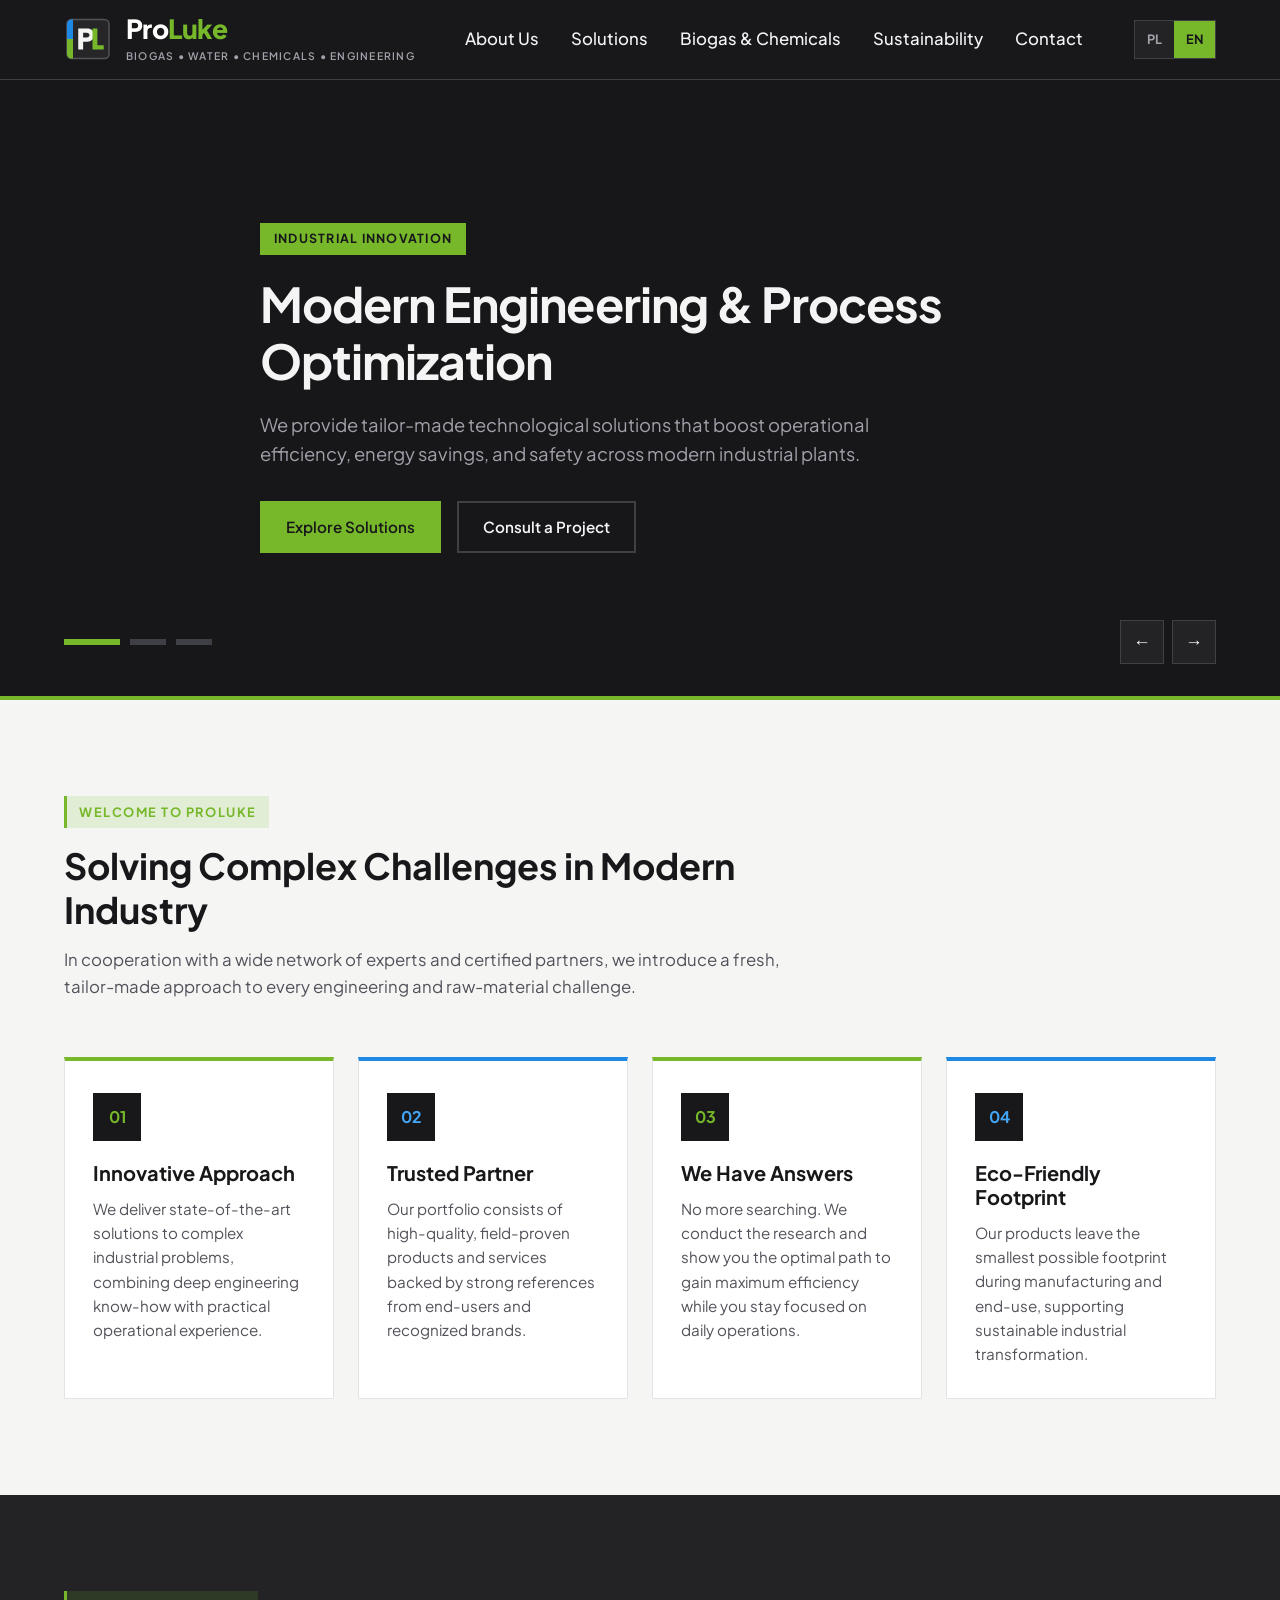
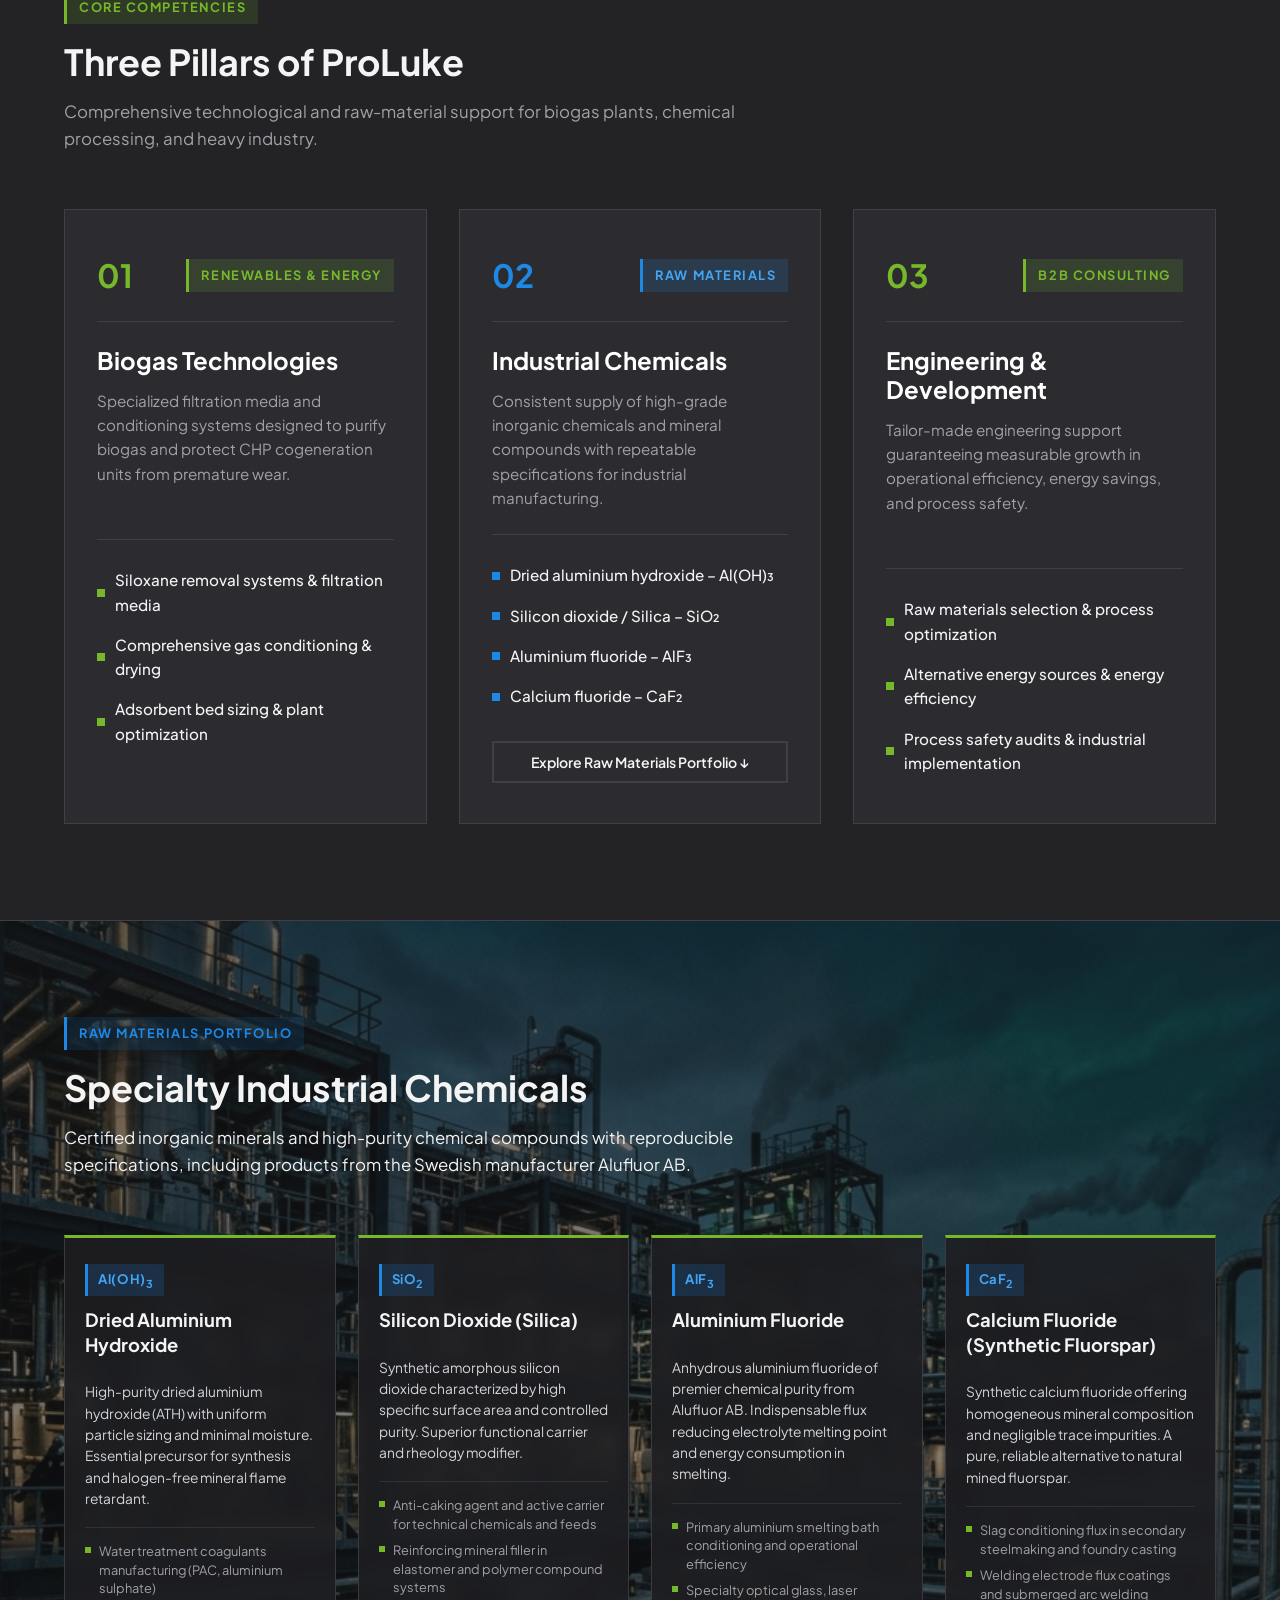
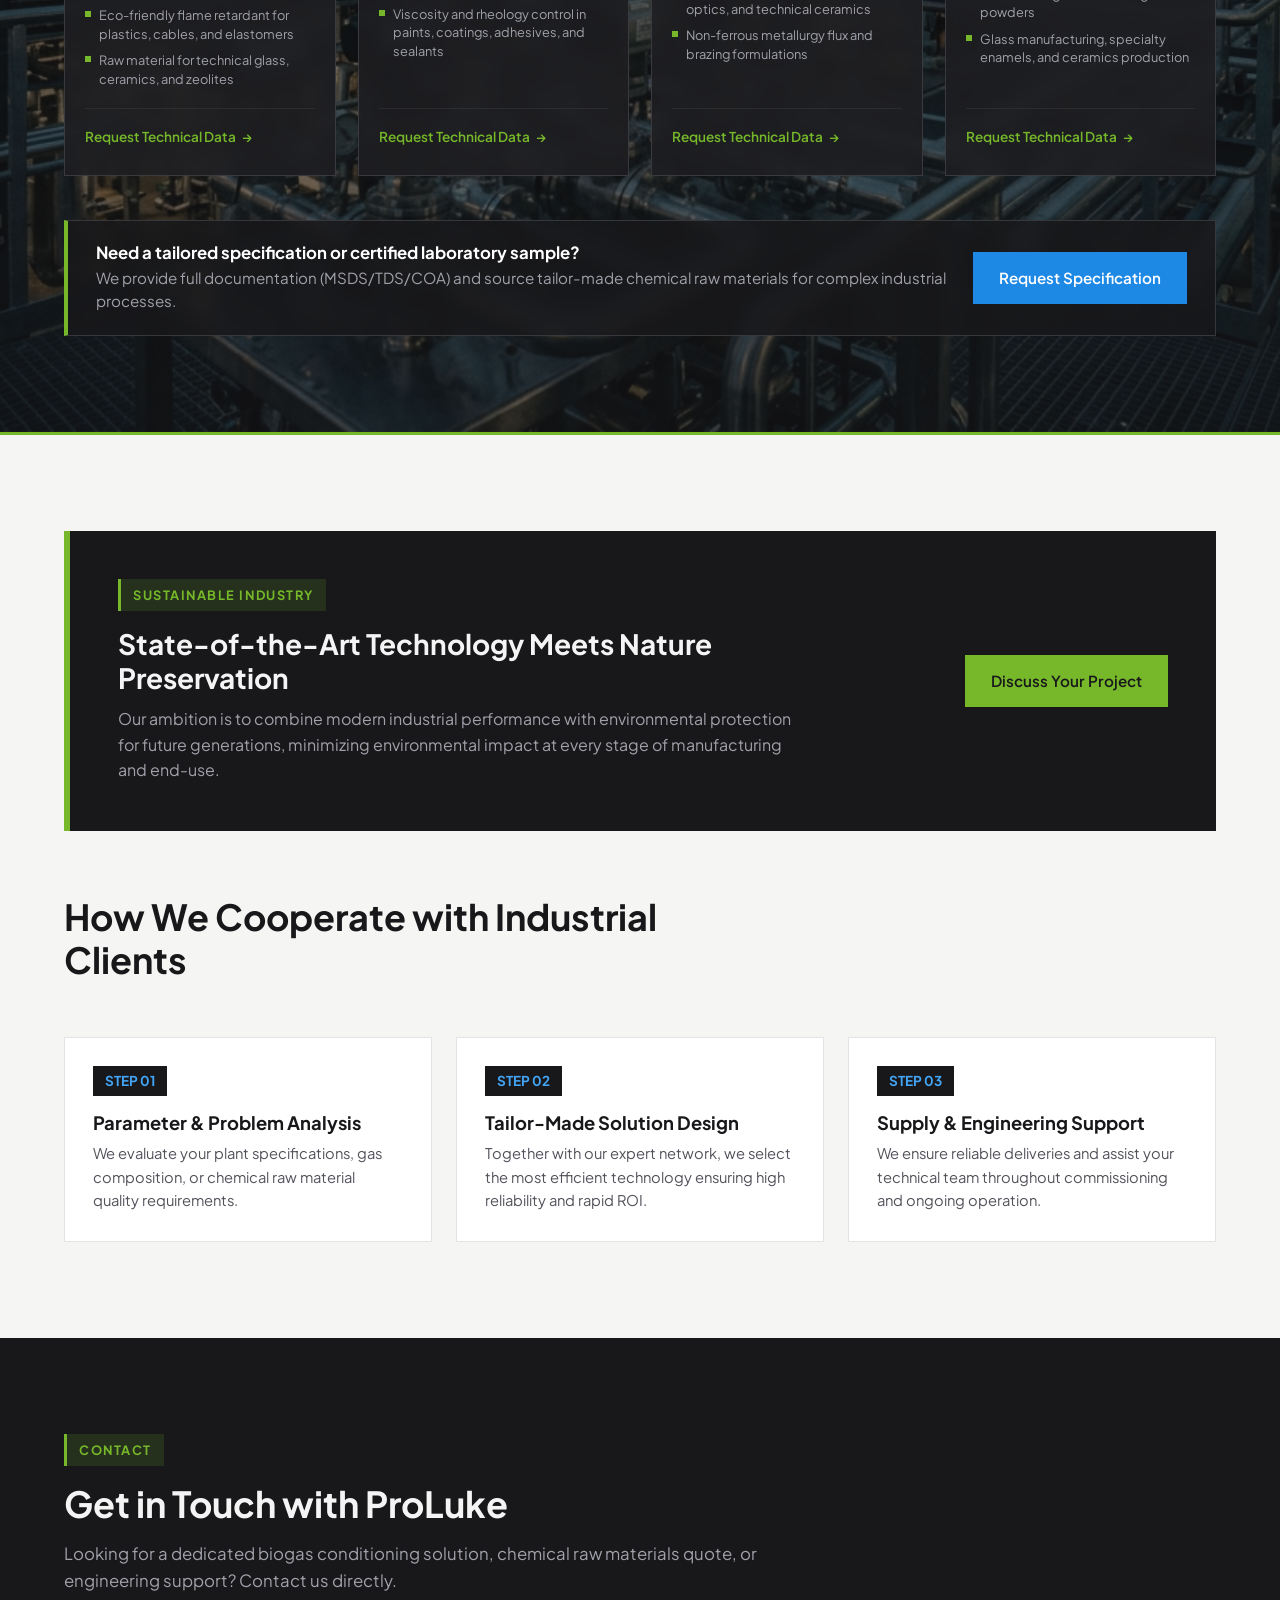
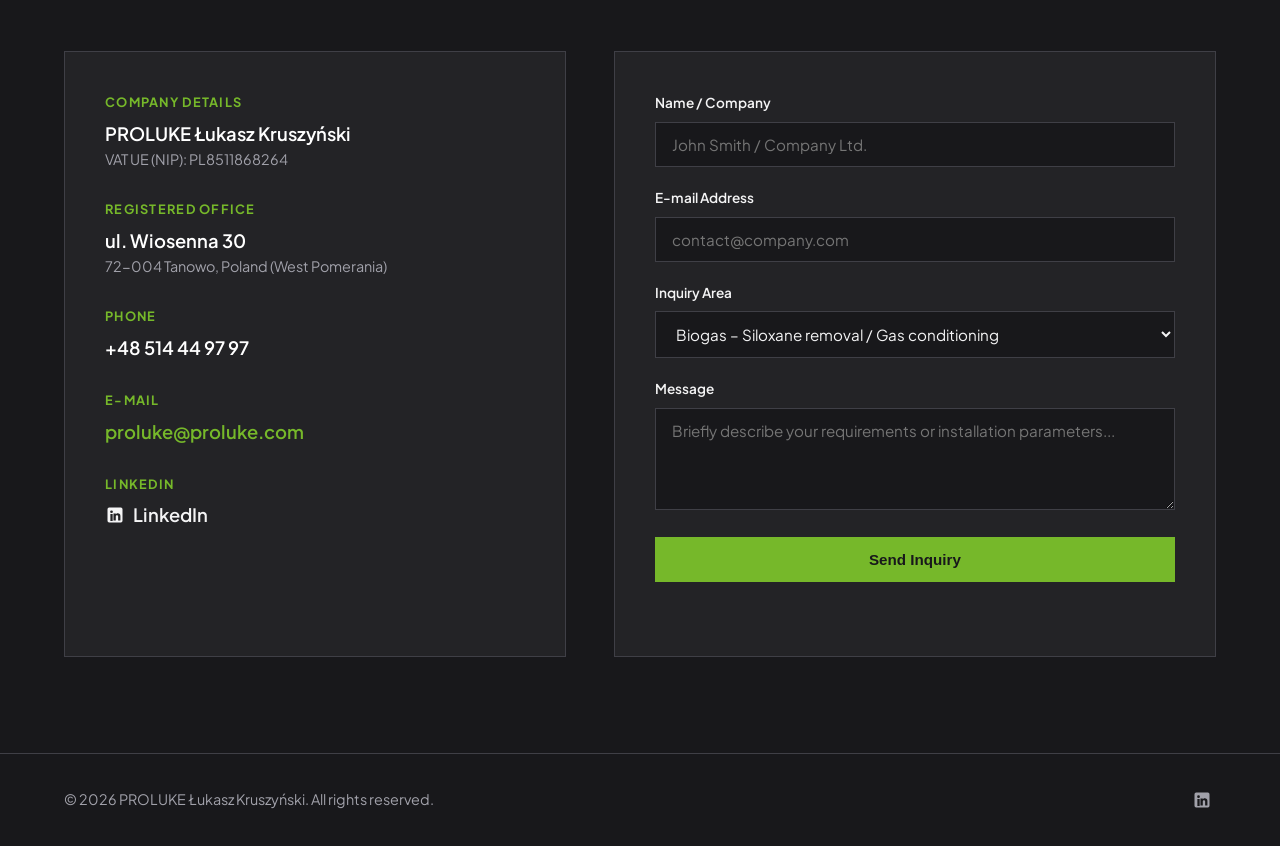
<file: en/index.html>
<!DOCTYPE html>
<html lang="en">
<head>
  <meta charset="UTF-8" />
  <meta name="viewport" content="width=device-width, initial-scale=1.0" />
  <title>ProLuke – Industrial Innovation, Biogas Conditioning &amp; Specialty Chemicals</title>
  <meta name="description" content="ProLuke – advanced siloxane removal, biogas conditioning, certified inorganic chemical raw materials (aluminium hydroxide, silicon dioxide, fluorides), and industrial engineering." />
  <meta name="robots" content="index, follow" />

  <!-- SEO: Canonical & Hreflang -->
  <link rel="canonical" href="https://proluke.com/en/" />
  <link rel="alternate" hreflang="pl" href="https://proluke.com/" />
  <link rel="alternate" hreflang="en" href="https://proluke.com/en/" />
  <link rel="alternate" hreflang="x-default" href="https://proluke.com/" />

  <!-- Open Graph / Social Media -->
  <meta property="og:type" content="website" />
  <meta property="og:locale" content="en_US" />
  <meta property="og:locale:alternate" content="pl_PL" />
  <meta property="og:url" content="https://proluke.com/en/" />
  <meta property="og:title" content="ProLuke – Industrial Innovation, Biogas Conditioning &amp; Specialty Chemicals" />
  <meta property="og:description" content="Tailor-made industrial solutions: siloxane removal, gas conditioning, specialty chemicals, and process engineering." />

  <!-- Google Fonts: Plus Jakarta Sans -->
  <link rel="preconnect" href="https://fonts.googleapis.com" />
  <link rel="preconnect" href="https://fonts.gstatic.com" crossorigin />
  <link href="https://fonts.googleapis.com/css2?family=Plus+Jakarta+Sans:wght@400;500;600;700;800&display=swap" rel="stylesheet" />

  <!-- Favicon (Original ProLuke PL) -->
  <link rel="icon" type="image/jpeg" href="../images/favicon.jpg" sizes="192x192" />
  <link rel="icon" type="image/x-icon" href="../favicon.ico" />
  <link rel="apple-touch-icon" href="../images/favicon.jpg" />

  <!-- Stylesheet (relative path to root) -->
  <link rel="stylesheet" href="../style.css" />

  <!-- Schema.org Structured Data (JSON-LD) -->
  <script type="application/ld+json">
  {
    "@context": "https://schema.org",
    "@type": "Organization",
    "name": "PROLUKE Łukasz Kruszyński",
    "url": "https://proluke.com/en/",
    "email": "proluke@proluke.com",
    "telephone": "+48514449797",
    "taxID": "PL8511868264",
    "address": {
      "@type": "PostalAddress",
      "streetAddress": "ul. Wiosenna 30",
      "postalCode": "72-004",
      "addressLocality": "Tanowo",
      "addressCountry": "PL"
    }
  }
  </script>
</head>
<body>

  <!-- ======================= NAVIGATION & LOGO ======================= -->
  <header class="navbar">
    <div class="container navbar-inner">
      <a href="#top" class="brand" aria-label="ProLuke – Homepage">
        <!-- ProLuke Logo – Engineering Stamp PL -->
        <svg class="brand-svg" viewBox="0 0 64 64" fill="none" xmlns="http://www.w3.org/2000/svg" role="img" aria-label="ProLuke Logo – Engineering Stamp">
          <rect x="4" y="6" width="56" height="52" rx="6" fill="#262629" stroke="#52525B" stroke-width="2"/>
          <path d="M4 12C4 8.68629 6.68629 6 10 6H12V32H4V12Z" fill="#1E88E5"/>
          <path d="M4 32H12V58H10C6.68629 58 4 55.3137 4 52V32Z" fill="#76B82A"/>
          <path d="M19 18H31C36.5 18 40 21.5 40 26.8C40 32.1 36.5 35.6 31 35.6H25.5V46H19V18ZM25.5 23.6V30H30.2C32.7 30 34 28.8 34 26.8C34 24.8 32.7 23.6 30.2 23.6H25.5Z" fill="#F5F5F4"/>
          <path d="M38 18H44.5V40.2H53V46H38V18Z" fill="#76B82A"/>
        </svg>
        <div>
          <span class="logo-text">Pro<span class="luke">Luke</span></span>
          <span class="logo-tagline">Biogas • Water • Chemicals • Engineering</span>
        </div>
      </a>

      <nav aria-label="Main Navigation">
        <ul class="nav-links" id="navLinks">
          <li><a href="#about">About Us</a></li>
          <li><a href="#solutions">Solutions</a></li>
          <li><a href="#biogas">Biogas &amp; Chemicals</a></li>
          <li><a href="#sustainability">Sustainability</a></li>
          <li><a href="#contact">Contact</a></li>
        </ul>
      </nav>

      <div class="nav-actions">
        <div class="lang-switch" aria-label="Language Switcher">
          <a href="../index.html" class="lang-btn" hreflang="pl">PL</a>
          <a href="index.html" class="lang-btn active" aria-current="page">EN</a>
        </div>
        <button class="mobile-toggle" id="mobileToggle" aria-label="Toggle Menu" aria-expanded="false">☰</button>
      </div>
    </div>
  </header>

  <!-- ======================= HERO SLIDER ======================= -->
  <section class="hero-slider" id="top" aria-label="Key business areas showcase">
    <!-- Slide 1: Industrial Innovation -->
    <div class="slide active" style="background-image: url('https://images.unsplash.com/photo-1581091226825-a6a2a5aee158?auto=format&fit=crop&w=1600&q=80');">
      <div class="container">
        <div class="slide-content">
          <span class="slide-badge">Industrial Innovation</span>
          <h1 class="slide-title">Modern Engineering &amp; Process Optimization</h1>
          <p class="slide-desc">
            We provide tailor-made technological solutions that boost operational efficiency, energy savings, and safety across modern industrial plants.
          </p>
          <div class="slide-actions">
            <a href="#solutions" class="btn btn-primary">Explore Solutions</a>
            <a href="#contact" class="btn btn-outline">Consult a Project</a>
          </div>
        </div>
      </div>
    </div>

    <!-- Slide 2: Biogas & Ecology -->
    <div class="slide" style="background-image: url('https://images.unsplash.com/photo-1473341304170-971dccb5ac1e?auto=format&fit=crop&w=1600&q=80');">
      <div class="container">
        <div class="slide-content">
          <span class="slide-badge">Biogas &amp; Renewable Energy</span>
          <h2 class="slide-title">Advanced Siloxane Removal &amp; Gas Conditioning</h2>
          <p class="slide-desc">
            Protecting CHP engines and industrial installations from harmful contaminants while combining state-of-the-art technology with nature preservation.
          </p>
          <div class="slide-actions">
            <a href="#solutions" class="btn btn-primary">Biogas Technologies</a>
            <a href="#contact" class="btn btn-outline">Request Media Sizing</a>
          </div>
        </div>
      </div>
    </div>

    <!-- Slide 3: Specialty Chemicals -->
    <div class="slide" style="background-image: url('https://images.unsplash.com/photo-1532187863486-abf9dbad1b69?auto=format&fit=crop&w=1600&q=80');">
      <div class="container">
        <div class="slide-content">
          <span class="slide-badge blue">Specialty Chemicals</span>
          <h2 class="slide-title">Certified High-Purity Chemical Raw Materials</h2>
          <p class="slide-desc">
            Reliable supply of dried aluminium hydroxide, silicon dioxide, aluminium fluoride, and calcium fluoride from proven global manufacturers.
          </p>
          <div class="slide-actions">
            <a href="#solutions" class="btn btn-primary">Chemical Portfolio</a>
            <a href="#contact" class="btn btn-outline">Request Specification</a>
          </div>
        </div>
      </div>
    </div>

    <!-- Slider Controls -->
    <div class="slider-controls">
      <div class="container slider-controls-inner">
        <div class="slider-dots" role="tablist" aria-label="Slide pagination">
          <button class="dot active" data-slide="0" aria-label="Slide 1"></button>
          <button class="dot" data-slide="1" aria-label="Slide 2"></button>
          <button class="dot" data-slide="2" aria-label="Slide 3"></button>
        </div>
        <div class="slider-arrows">
          <button class="arrow-btn" id="prevSlideBtn" aria-label="Previous slide">←</button>
          <button class="arrow-btn" id="nextSlideBtn" aria-label="Next slide">→</button>
        </div>
      </div>
    </div>
  </section>

  <!-- ======================= SECTION 1 (LIGHT): ABOUT US ======================= -->
  <section class="section theme-light" id="about">
    <div class="container">
      <div class="section-header">
        <span class="section-tag">Welcome to ProLuke</span>
        <h2 class="section-title">Solving Complex Challenges in Modern Industry</h2>
        <p class="section-subtitle">
          In cooperation with a wide network of experts and certified partners, we introduce a fresh, tailor-made approach to every engineering and raw-material challenge.
        </p>
      </div>

      <div class="pillars-grid">
        <div class="pillar-card">
          <div class="pillar-icon">01</div>
          <h3>Innovative Approach</h3>
          <p>
            We deliver state-of-the-art solutions to complex industrial problems, combining deep engineering know-how with practical operational experience.
          </p>
        </div>

        <div class="pillar-card">
          <div class="pillar-icon">02</div>
          <h3>Trusted Partner</h3>
          <p>
            Our portfolio consists of high-quality, field-proven products and services backed by strong references from end-users and recognized brands.
          </p>
        </div>

        <div class="pillar-card">
          <div class="pillar-icon">03</div>
          <h3>We Have Answers</h3>
          <p>
            No more searching. We conduct the research and show you the optimal path to gain maximum efficiency while you stay focused on daily operations.
          </p>
        </div>

        <div class="pillar-card">
          <div class="pillar-icon">04</div>
          <h3>Eco-Friendly Footprint</h3>
          <p>
            Our products leave the smallest possible footprint during manufacturing and end-use, supporting sustainable industrial transformation.
          </p>
        </div>
      </div>
    </div>
  </section>

  <!-- ======================= SECTION 2 (DARK): SOLUTIONS ======================= -->
  <section class="section theme-dark-alt" id="solutions">
    <div class="container" id="biogas">
      <div class="section-header">
        <span class="section-tag">Core Competencies</span>
        <h2 class="section-title">Three Pillars of ProLuke</h2>
        <p class="section-subtitle">
          Comprehensive technological and raw-material support for biogas plants, chemical processing, and heavy industry.
        </p>
      </div>

      <div class="services-grid">
        <!-- Card 1: Biogas -->
        <article class="service-box service-box-biogaz">
          <div>
            <div class="service-header">
              <span class="service-num">01</span>
              <span class="section-tag no-margin">Renewables &amp; Energy</span>
            </div>
            <h3>Biogas Technologies</h3>
            <p>
              Specialized filtration media and conditioning systems designed to purify biogas and protect CHP cogeneration units from premature wear.
            </p>
          </div>
          <ul class="spec-list">
            <li><span class="spec-dot"></span><span>Siloxane removal systems &amp; filtration media</span></li>
            <li><span class="spec-dot"></span><span>Comprehensive gas conditioning &amp; drying</span></li>
            <li><span class="spec-dot"></span><span>Adsorbent bed sizing &amp; plant optimization</span></li>
          </ul>
        </article>

        <!-- Card 2: Chemicals -->
        <article class="service-box blue-accent">
          <div>
            <div class="service-header">
              <span class="service-num">02</span>
              <span class="section-tag no-margin tag-blue">Raw Materials</span>
            </div>
            <h3>Industrial Chemicals</h3>
            <p>
              Consistent supply of high-grade inorganic chemicals and mineral compounds with repeatable specifications for industrial manufacturing.
            </p>
          </div>
          <ul class="spec-list">
            <li><span class="spec-dot"></span><span>Dried aluminium hydroxide – Al(OH)&#8323;</span></li>
            <li><span class="spec-dot"></span><span>Silicon dioxide / Silica – SiO&#8322;</span></li>
            <li><span class="spec-dot"></span><span>Aluminium fluoride – AlF&#8323;</span></li>
            <li><span class="spec-dot"></span><span>Calcium fluoride – CaF&#8322;</span></li>
          </ul>
          <div style="margin-top: 24px;">
            <a href="#chemicals" class="btn btn-outline btn-outline-blue btn-full btn-sm"
              >Explore Raw Materials Portfolio ↓</a
            >
          </div>
        </article>

        <!-- Card 3: Engineering -->
        <article class="service-box">
          <div>
            <div class="service-header">
              <span class="service-num">03</span>
              <span class="section-tag no-margin">B2B Consulting</span>
            </div>
            <h3>Engineering &amp; Development</h3>
            <p>
              Tailor-made engineering support guaranteeing measurable growth in operational efficiency, energy savings, and process safety.
            </p>
          </div>
          <ul class="spec-list">
            <li><span class="spec-dot"></span><span>Raw materials selection &amp; process optimization</span></li>
            <li><span class="spec-dot"></span><span>Alternative energy sources &amp; energy efficiency</span></li>
            <li><span class="spec-dot"></span><span>Process safety audits &amp; industrial implementation</span></li>
          </ul>
        </article>
      </div>
    </div>
  </section>

  <!-- ======================= SECTION: SPECIALTY CHEMICALS (FULL-WIDTH BACKGROUND) ======================= -->
  <section class="section-chemicals" id="chemicals" aria-label="Certified Specialty Chemical Raw Materials">
    <div class="container">
      <div class="section-header">
        <span class="section-tag tag-blue">Raw Materials Portfolio</span>
        <h2 class="section-title">Specialty Industrial Chemicals</h2>
        <p class="section-subtitle">
          Certified inorganic minerals and high-purity chemical compounds with reproducible specifications, including products from the Swedish manufacturer Alufluor AB.
        </p>
      </div>

      <div class="chemicals-grid">
        <!-- Product 1: Al(OH)3 -->
        <article class="chemical-card">
          <div class="chem-top">
            <div class="chem-header">
              <span class="chem-formula">Al(OH)<sub>3</sub></span>
              <h4>Dried Aluminium Hydroxide</h4>
            </div>
            <p class="chem-desc">
              High-purity dried aluminium hydroxide (ATH) with uniform particle sizing and minimal moisture. Essential precursor for synthesis and halogen-free mineral flame retardant.
            </p>
            <ul class="chem-specs">
              <li>
                <span class="chem-dot"></span>
                <span>Water treatment coagulants manufacturing (PAC, aluminium sulphate)</span>
              </li>
              <li>
                <span class="chem-dot"></span>
                <span>Eco-friendly flame retardant for plastics, cables, and elastomers</span>
              </li>
              <li>
                <span class="chem-dot"></span>
                <span>Raw material for technical glass, ceramics, and zeolites</span>
              </li>
            </ul>
          </div>
          <div class="chem-footer">
            <a href="#contact" class="chem-action-link"
              >Request Technical Data <span>→</span></a
            >
          </div>
        </article>

        <!-- Product 2: SiO2 -->
        <article class="chemical-card">
          <div class="chem-top">
            <div class="chem-header">
              <span class="chem-formula">SiO<sub>2</sub></span>
              <h4>Silicon Dioxide (Silica)</h4>
            </div>
            <p class="chem-desc">
              Synthetic amorphous silicon dioxide characterized by high specific surface area and controlled purity. Superior functional carrier and rheology modifier.
            </p>
            <ul class="chem-specs">
              <li>
                <span class="chem-dot"></span>
                <span>Anti-caking agent and active carrier for technical chemicals and feeds</span>
              </li>
              <li>
                <span class="chem-dot"></span>
                <span>Reinforcing mineral filler in elastomer and polymer compound systems</span>
              </li>
              <li>
                <span class="chem-dot"></span>
                <span>Viscosity and rheology control in paints, coatings, adhesives, and sealants</span>
              </li>
            </ul>
          </div>
          <div class="chem-footer">
            <a href="#contact" class="chem-action-link"
              >Request Technical Data <span>→</span></a
            >
          </div>
        </article>

        <!-- Product 3: AlF3 -->
        <article class="chemical-card">
          <div class="chem-top">
            <div class="chem-header">
              <span class="chem-formula">AlF<sub>3</sub></span>
              <h4>Aluminium Fluoride</h4>
            </div>
            <p class="chem-desc">
              Anhydrous aluminium fluoride of premier chemical purity from Alufluor AB. Indispensable flux reducing electrolyte melting point and energy consumption in smelting.
            </p>
            <ul class="chem-specs">
              <li>
                <span class="chem-dot"></span>
                <span>Primary aluminium smelting bath conditioning and operational efficiency</span>
              </li>
              <li>
                <span class="chem-dot"></span>
                <span>Specialty optical glass, laser optics, and technical ceramics</span>
              </li>
              <li>
                <span class="chem-dot"></span>
                <span>Non-ferrous metallurgy flux and brazing formulations</span>
              </li>
            </ul>
          </div>
          <div class="chem-footer">
            <a href="#contact" class="chem-action-link"
              >Request Technical Data <span>→</span></a
            >
          </div>
        </article>

        <!-- Product 4: CaF2 -->
        <article class="chemical-card">
          <div class="chem-top">
            <div class="chem-header">
              <span class="chem-formula">CaF<sub>2</sub></span>
              <h4>Calcium Fluoride (Synthetic Fluorspar)</h4>
            </div>
            <p class="chem-desc">
              Synthetic calcium fluoride offering homogeneous mineral composition and negligible trace impurities. A pure, reliable alternative to natural mined fluorspar.
            </p>
            <ul class="chem-specs">
              <li>
                <span class="chem-dot"></span>
                <span>Slag conditioning flux in secondary steelmaking and foundry casting</span>
              </li>
              <li>
                <span class="chem-dot"></span>
                <span>Welding electrode flux coatings and submerged arc welding powders</span>
              </li>
              <li>
                <span class="chem-dot"></span>
                <span>Glass manufacturing, specialty enamels, and ceramics production</span>
              </li>
            </ul>
          </div>
          <div class="chem-footer">
            <a href="#contact" class="chem-action-link"
              >Request Technical Data <span>→</span></a
            >
          </div>
        </article>
      </div>

      <div class="chem-bottom-cta">
        <div>
          <h4 style="margin-bottom: 4px; color: #ffffff;">
            Need a tailored specification or certified laboratory sample?
          </h4>
          <p style="color: var(--text-muted-dark); font-size: 0.95rem;">
            We provide full documentation (MSDS/TDS/COA) and source tailor-made chemical raw materials for complex industrial processes.
          </p>
        </div>
        <a
          href="#contact"
          class="btn btn-primary btn-blue"
          style="white-space: nowrap;"
          >Request Specification</a
        >
      </div>
    </div>
  </section>

  <!-- ======================= SECTION 3 (LIGHT): SUSTAINABILITY & PROCESS ======================= -->
  <section class="section theme-light" id="sustainability">
    <div class="container">
      <div class="eco-banner">
        <div>
          <span class="section-tag">Sustainable Industry</span>
          <h3>State-of-the-Art Technology Meets Nature Preservation</h3>
          <p>
            Our ambition is to combine modern industrial performance with environmental protection for future generations, minimizing environmental impact at every stage of manufacturing and end-use.
          </p>
        </div>
        <div class="eco-banner-cta">
          <a href="#contact" class="btn btn-primary">Discuss Your Project</a>
        </div>
      </div>

      <div class="section-header">
        <h2 class="section-title">How We Cooperate with Industrial Clients</h2>
      </div>

      <div class="process-steps">
        <div class="step-item">
          <span class="step-badge">STEP 01</span>
          <h4 class="step-title">Parameter &amp; Problem Analysis</h4>
          <p class="step-desc">
            We evaluate your plant specifications, gas composition, or chemical raw material quality requirements.
          </p>
        </div>
        <div class="step-item">
          <span class="step-badge">STEP 02</span>
          <h4 class="step-title">Tailor-Made Solution Design</h4>
          <p class="step-desc">
            Together with our expert network, we select the most efficient technology ensuring high reliability and rapid ROI.
          </p>
        </div>
        <div class="step-item">
          <span class="step-badge">STEP 03</span>
          <h4 class="step-title">Supply &amp; Engineering Support</h4>
          <p class="step-desc">
            We ensure reliable deliveries and assist your technical team throughout commissioning and ongoing operation.
          </p>
        </div>
      </div>
    </div>
  </section>

  <!-- ======================= SECTION 4 (DARK): CONTACT ======================= -->
  <section class="section theme-dark" id="contact">
    <div class="container">
      <div class="section-header">
        <span class="section-tag">Contact</span>
        <h2 class="section-title">Get in Touch with ProLuke</h2>
        <p class="section-subtitle">
          Looking for a dedicated biogas conditioning solution, chemical raw materials quote, or engineering support? Contact us directly.
        </p>
      </div>

      <div class="contact-grid">
        <div class="contact-info-card">
          <div class="contact-item">
            <div class="contact-label">Company Details</div>
            <div class="contact-value">PROLUKE Łukasz Kruszyński</div>
            <div class="contact-sub">VAT UE (NIP): PL8511868264</div>
          </div>

          <div class="contact-item">
            <div class="contact-label">Registered Office</div>
            <div class="contact-value">ul. Wiosenna 30</div>
            <div class="contact-sub">72-004 Tanowo, Poland (West Pomerania)</div>
          </div>

          <div class="contact-item">
            <div class="contact-label">Phone</div>
            <div class="contact-value"><a href="tel:+48514449797">+48 514 44 97 97</a></div>
          </div>

          <div class="contact-item">
            <div class="contact-label">E-mail</div>
            <div class="contact-value"><a href="mailto:proluke@proluke.com" class="link-accent">proluke@proluke.com</a></div>
          </div>

          <div class="contact-item no-margin-bottom">
            <div class="contact-label">LinkedIn</div>
            <div class="contact-value">
              <a
                href="https://www.linkedin.com/in/proluke"
                target="_blank"
                rel="noopener noreferrer"
                class="contact-linkedin-link"
                aria-label="LinkedIn profile – Łukasz Kruszyński (opens in a new tab)"
              >
                <svg
                  class="linkedin-icon"
                  viewBox="0 0 24 24"
                  fill="currentColor"
                  aria-hidden="true"
                >
                  <path
                    d="M19 3a2 2 0 0 1 2 2v14a2 2 0 0 1-2 2H5a2 2 0 0 1-2-2V5a2 2 0 0 1 2-2h14m-.5 15.5v-5.3a3.26 3.26 0 0 0-3.26-3.26c-.85 0-1.84.52-2.28 1.3v-1.11h-2.79v8.37h2.79v-4.93c0-.77.62-1.4 1.39-1.4a1.4 1.4 0 0 1 1.4 1.4v4.93h2.75M6.46 10.9v8.37H9.2V10.9H6.46M7.83 6.45a1.64 1.64 0 1 0 0 3.28 1.64 1.64 0 0 0 0-3.28Z"
                  />
                </svg>
                <span>LinkedIn</span>
              </a>
            </div>
          </div>
        </div>

        <form class="contact-form" id="contactForm" data-lang="en">
          <div class="form-group">
            <label for="name">Name / Company</label>
            <input type="text" id="name" name="name" class="form-control" required placeholder="John Smith / Company Ltd." />
          </div>
          <div class="form-group">
            <label for="email">E-mail Address</label>
            <input type="email" id="email" name="email" class="form-control" required placeholder="contact@company.com" />
          </div>
          <div class="form-group">
            <label for="topic">Inquiry Area</label>
            <select id="topic" name="topic" class="form-control">
              <option value="biogas">Biogas – Siloxane removal / Gas conditioning</option>
              <option value="chemicals">Industrial Chemicals (Al(OH)3, SiO2, AlF3, CaF2)</option>
              <option value="engineering">Engineering &amp; Process Optimization</option>
              <option value="other">Other Inquiry</option>
            </select>
          </div>
          <div class="form-group">
            <label for="message">Message</label>
            <textarea id="message" name="message" rows="4" class="form-control" required placeholder="Briefly describe your requirements or installation parameters..."></textarea>
          </div>
          <button type="submit" class="btn btn-primary btn-full">Send Inquiry</button>
          <p class="form-status" id="formStatus" aria-live="polite"></p>
        </form>
      </div>
    </div>
  </section>

  <!-- ======================= FOOTER ======================= -->
  <footer>
    <div class="container footer-inner">
      <div>&copy; <span id="year"></span> PROLUKE Łukasz Kruszyński. All rights reserved.</div>
      <a
        href="https://www.linkedin.com/in/proluke"
        target="_blank"
        rel="noopener noreferrer"
        class="footer-linkedin-link"
        aria-label="LinkedIn profile – Łukasz Kruszyński (opens in a new tab)"
      >
        <svg
          class="footer-linkedin-icon"
          viewBox="0 0 24 24"
          fill="currentColor"
          aria-hidden="true"
        >
          <path
            d="M19 3a2 2 0 0 1 2 2v14a2 2 0 0 1-2 2H5a2 2 0 0 1-2-2V5a2 2 0 0 1 2-2h14m-.5 15.5v-5.3a3.26 3.26 0 0 0-3.26-3.26c-.85 0-1.84.52-2.28 1.3v-1.11h-2.79v8.37h2.79v-4.93c0-.77.62-1.4 1.39-1.4a1.4 1.4 0 0 1 1.4 1.4v4.93h2.75M6.46 10.9v8.37H9.2V10.9H6.46M7.83 6.45a1.64 1.64 0 1 0 0 3.28 1.64 1.64 0 0 0 0-3.28Z"
          />
        </svg>
      </a>
    </div>
  </footer>

  <!-- Scroll to top button -->
  <button type="button" id="scrollTopBtn" class="scroll-top-btn" aria-label="Scroll to top of page" title="Scroll to top">
    <svg class="scroll-top-icon" viewBox="0 0 24 24" fill="none" stroke="currentColor" stroke-width="2.5" stroke-linecap="square" stroke-linejoin="miter" aria-hidden="true">
      <path d="M12 19V5M5 12l7-7 7 7" />
    </svg>
  </button>

  <!-- Main Script (relative path to root) -->
  <script src="../app.js"></script>
</body>
</html>
</file>
<file: style.css>
/* ==========================================================================
   PROLUKE.COM – FLAT DESIGN ONEPAGER STYLESHEET
   Przeznaczenie: Edycja w Antigravity IDE (wspólny arkusz dla PL i EN)
   ========================================================================== */

:root {
  /* Tła ciemne – Prawdziwy Grafit (bez granatowej poświaty) */
  --bg-dark-primary: #18181b;
  --bg-dark-secondary: #232326;
  --bg-dark-card: #2c2c30;

  /* Tła jasne – Ciepła kamienna biel */
  --bg-light-primary: #f5f5f4;
  --bg-light-card: #ffffff;

  /* Typografia */
  --text-on-dark: #f4f4f5;
  --text-muted-dark: #a1a1aa;
  --text-on-light: #18181b;
  --text-muted-light: #52525b;

  /* Akcenty ProLuke: Ciepła Zieleń (Biogaz/Eko) + Błękit ProLuke (Woda/Chemia) */
  --accent-green: #76b82a;
  --accent-green-hover: #5f9620;
  --accent-blue: #1e88e5;
  --accent-blue-hover: #1565c0;

  /* Obramowania i układ */
  --border-dark: #3f3f46;
  --border-light: #e4e4e7;
  --container-width: 1200px;
  --transition: 0.25s ease;
  --font-main: "Plus Jakarta Sans", sans-serif;
}

/* Reset i baza */
* {
  box-sizing: border-box;
  margin: 0;
  padding: 0;
}

html {
  scroll-behavior: smooth;
}

body {
  font-family:
    "Plus Jakarta Sans",
    -apple-system,
    BlinkMacSystemFont,
    sans-serif;
  color: var(--text-on-light);
  background-color: var(--bg-light-primary);
  line-height: 1.6;
  overflow-x: hidden;
}

h1,
h2,
h3,
h4,
.logo-text {
  font-family: "Plus Jakarta Sans", sans-serif;
  line-height: 1.2;
}

a {
  text-decoration: none;
  color: inherit;
  transition: var(--transition);
}

ul {
  list-style: none;
}

.container {
  max-width: var(--container-width);
  margin: 0 auto;
  padding: 0 24px;
}

.section {
  padding: 96px 0;
}

.section-header {
  max-width: 720px;
  margin-bottom: 56px;
}

.section-tag {
  display: inline-block;
  font-size: 0.8rem;
  font-weight: 700;
  text-transform: uppercase;
  letter-spacing: 0.12em;
  padding: 6px 12px;
  background-color: rgba(118, 184, 42, 0.15);
  color: var(--accent-green);
  margin-bottom: 16px;
  border-left: 3px solid var(--accent-green);
}

.section-tag.no-margin {
  margin-bottom: 0;
}

.section-tag.tag-blue {
  background-color: rgba(30, 136, 229, 0.12);
  color: var(--accent-blue);
  border-left-color: var(--accent-blue);
}

.theme-dark .section-tag.tag-blue,
.theme-dark-alt .section-tag.tag-blue,
.eco-banner .section-tag.tag-blue {
  background-color: rgba(30, 136, 229, 0.16);
  color: #42a5f5;
  border-left-color: var(--accent-blue);
}

.section-title {
  font-size: 2.25rem;
  margin-bottom: 16px;
}

.section-subtitle {
  font-size: 1.05rem;
}

/* Formatowanie wzorów chemicznych (np. H₂S) */
.chemical-formula {
  font-family: inherit;
  font-weight: inherit;
  white-space: nowrap;
}

.chemical-formula sub {
  font-family: inherit;
  font-weight: inherit;
  font-size: 0.62em;
  line-height: 0;
  vertical-align: -0.22em;
}

/* ==========================================================================
   MOTYWY SEKCJI (CIEMNE / JASNE)
   ========================================================================== */
.theme-dark {
  background-color: var(--bg-dark-primary);
  color: var(--text-on-dark);
}

.theme-dark .section-subtitle {
  color: var(--text-muted-dark);
}

.theme-dark-alt {
  background-color: var(--bg-dark-secondary);
  color: var(--text-on-dark);
}

.theme-dark-alt .section-subtitle {
  color: var(--text-muted-dark);
}

.theme-light {
  background-color: var(--bg-light-primary);
  color: var(--text-on-light);
}

.theme-light .section-subtitle {
  color: var(--text-muted-light);
}

/* ==========================================================================
   NAWIGACJA I LOGO SVG
   ========================================================================== */
.navbar {
  position: sticky;
  top: 0;
  z-index: 1000;
  background-color: var(--bg-dark-primary);
  border-bottom: 1px solid var(--border-dark);
  height: 80px;
  display: flex;
  align-items: center;
}

.navbar-inner {
  display: flex;
  justify-content: space-between;
  align-items: center;
  width: 100%;
}

.brand {
  display: flex;
  align-items: center;
  gap: 14px;
}

.brand-svg {
  width: 48px;
  height: 48px;
  flex-shrink: 0;
  transition: var(--transition);
}

.brand:hover .brand-svg {
  transform: scale(1.03);
}

.logo-text {
  font-size: 1.65rem;
  font-weight: 800;
  letter-spacing: -0.02em;
  color: #ffffff;
  line-height: 1.1;
}

.logo-text span,
.logo-text .luke {
  color: var(--accent-green);
}

.logo-tagline {
  display: block;
  font-family: "Plus Jakarta Sans", sans-serif;
  font-size: 0.65rem;
  font-weight: 600;
  text-transform: uppercase;
  letter-spacing: 0.12em;
  color: var(--text-muted-dark);
  margin-top: 2px;
}

.nav-links {
  display: flex;
  align-items: center;
  gap: 32px;
}

.nav-links a {
  color: var(--text-on-dark);
  font-size: 1.05rem;
  font-weight: 500;
}

.nav-links a:hover {
  color: var(--accent-green);
}

.nav-links a.nav-ai-btn {
  display: inline-flex;
  align-items: center;
  line-height: 1;
  transform: translateY(4px);
}

.nav-links a.nav-ai-btn:hover {
  color: inherit;
  opacity: 1;
}

.nav-ai-logo {
  height: 22px;
  width: auto;
  display: block;
  transition: filter var(--transition);
}

.nav-links a.nav-ai-btn:hover .nav-ai-logo {
  filter: grayscale(1) brightness(2.5) contrast(1.5);
}

.nav-actions {
  display: flex;
  align-items: center;
  gap: 16px;
}

.lang-switch {
  display: inline-flex;
  border: 1px solid var(--border-dark);
  background-color: var(--bg-dark-secondary);
}

.lang-btn {
  color: var(--text-muted-dark);
  padding: 8px 12px;
  font-size: 0.8rem;
  font-weight: 700;
  cursor: pointer;
  transition: var(--transition);
}

.lang-btn:hover {
  color: #ffffff;
}

.lang-btn.active {
  background-color: var(--accent-green);
  color: var(--bg-dark-primary);
}

/* Przyciski (Flat Buttons) */
.btn {
  display: inline-flex;
  align-items: center;
  justify-content: center;
  padding: 12px 24px;
  font-weight: 600;
  font-size: 0.95rem;
  border: 2px solid transparent;
  cursor: pointer;
  transition: var(--transition);
}

.btn-primary {
  background-color: var(--accent-green);
  color: var(--bg-dark-primary);
}

.btn-primary:hover {
  background-color: var(--accent-green-hover);
  color: #ffffff;
}

.btn-blue,
.btn-primary.btn-blue {
  background-color: var(--accent-blue);
  color: #ffffff;
}

.btn-blue:hover,
.btn-primary.btn-blue:hover {
  background-color: var(--accent-blue-hover);
  color: #ffffff;
}

.btn-outline {
  background-color: transparent;
  border-color: var(--border-dark);
  color: var(--text-on-dark);
}

.btn-outline:hover {
  border-color: var(--accent-green);
  color: var(--accent-green);
}

.btn-outline.btn-outline-blue:hover,
.btn-outline-blue:hover {
  border-color: var(--accent-blue);
  color: var(--accent-blue);
}

.btn-full {
  width: 100%;
}

.btn-sm {
  padding: 8px 18px;
  font-size: 0.88rem;
}

.mobile-toggle {
  display: none;
  background: none;
  border: 1px solid var(--border-dark);
  color: var(--text-on-dark);
  padding: 8px 12px;
  font-size: 1.2rem;
  cursor: pointer;
}

/* ==========================================================================
   HERO SLIDER
   ========================================================================== */
.hero-slider {
  position: relative;
  background-color: var(--bg-dark-primary);
  height: 620px;
  overflow: hidden;
  border-bottom: 4px solid var(--accent-green);
}

.slide {
  position: absolute;
  inset: 0;
  opacity: 0;
  visibility: hidden;
  transition:
    opacity 0.6s ease,
    visibility 0.6s ease;
  display: flex;
  align-items: center;
  background-size: cover;
  background-position: center;
}

.slide.active {
  opacity: 1;
  visibility: visible;
  z-index: 2;
}

.slide::before {
  content: "";
  position: absolute;
  inset: 0;
  background: rgba(24, 24, 27, 0.7);
  z-index: 1;
}

.slide-content {
  position: relative;
  z-index: 3;
  max-width: 760px;
  color: var(--text-on-dark);
}

.slide-badge {
  display: inline-block;
  background-color: var(--accent-green);
  color: var(--bg-dark-primary);
  font-weight: 700;
  font-size: 0.78rem;
  text-transform: uppercase;
  letter-spacing: 0.1em;
  padding: 6px 14px;
  margin-bottom: 20px;
}

.slide-badge.blue {
  background-color: var(--accent-blue);
}

.slide-title {
  font-size: 3rem;
  margin-bottom: 20px;
  letter-spacing: -0.02em;
}

.slide-desc {
  font-size: 1.15rem;
  color: var(--text-muted-dark);
  margin-bottom: 32px;
  max-width: 640px;
}

.slide-actions {
  display: flex;
  gap: 16px;
  flex-wrap: wrap;
}

.slider-controls {
  position: absolute;
  bottom: 32px;
  left: 0;
  right: 0;
  z-index: 10;
}

.slider-controls-inner {
  display: flex;
  justify-content: space-between;
  align-items: center;
}

.slider-dots {
  display: flex;
  gap: 10px;
}

.dot {
  width: 36px;
  height: 6px;
  background-color: var(--border-dark);
  border: none;
  cursor: pointer;
  transition: var(--transition);
}

.dot.active {
  background-color: var(--accent-green);
  width: 56px;
}

.slider-arrows {
  display: flex;
  gap: 8px;
}

.arrow-btn {
  width: 44px;
  height: 44px;
  background-color: var(--bg-dark-secondary);
  border: 1px solid var(--border-dark);
  color: var(--text-on-dark);
  font-size: 1.1rem;
  cursor: pointer;
  transition: var(--transition);
}

.arrow-btn:hover {
  background-color: var(--accent-green);
  color: var(--bg-dark-primary);
  border-color: var(--accent-green);
}

/* ==========================================================================
   SEKCJA 1: O NAS (4 FILARY)
   ========================================================================== */
.pillars-grid {
  display: grid;
  grid-template-columns: repeat(auto-fit, minmax(260px, 1fr));
  gap: 24px;
}

.pillar-card {
  background-color: var(--bg-light-card);
  border: 1px solid var(--border-light);
  border-top: 4px solid var(--accent-green);
  padding: 32px 28px;
  transition: var(--transition);
}

.pillar-card:nth-child(even) {
  border-top-color: var(--accent-blue);
}

.pillar-card:hover {
  transform: translateY(-4px);
  box-shadow: 0 8px 24px rgba(0, 0, 0, 0.08);
}

.pillar-icon {
  width: 48px;
  height: 48px;
  background-color: var(--bg-dark-primary);
  color: var(--accent-green);
  font-family: "Plus Jakarta Sans", sans-serif;
  font-weight: 700;
  display: flex;
  align-items: center;
  justify-content: center;
  margin-bottom: 20px;
}

.pillar-card:nth-child(even) .pillar-icon {
  color: #42a5f5;
}

.pillar-card h3 {
  font-size: 1.25rem;
  margin-bottom: 12px;
}

.pillar-card p {
  color: var(--text-muted-light);
  font-size: 0.95rem;
}

/* ==========================================================================
   SEKCJA 2: OFERTA (BIOGAZ, CHEMIA, INŻYNIERIA)
   ========================================================================== */
.services-grid {
  display: grid;
  grid-template-columns: repeat(auto-fit, minmax(340px, 1fr));
  gap: 32px;
}

.service-box {
  background-color: var(--bg-dark-card);
  border: 1px solid var(--border-dark);
  padding: 40px 32px;
  display: flex;
  flex-direction: column;
  justify-content: space-between;
}

.service-header {
  display: flex;
  align-items: center;
  justify-content: space-between;
  margin-bottom: 24px;
  padding-bottom: 20px;
  border-bottom: 1px solid var(--border-dark);
}

.service-num {
  font-family: "Plus Jakarta Sans", sans-serif;
  font-size: 2rem;
  font-weight: 700;
  color: var(--accent-green);
}

.service-box.blue-accent .service-num {
  color: var(--accent-blue);
}

.service-box h3 {
  font-size: 1.5rem;
  margin-bottom: 14px;
  color: #ffffff;
}

.service-box p {
  color: var(--text-muted-dark);
  margin-bottom: 24px;
  font-size: 0.95rem;
}

.spec-list {
  border-top: 1px solid var(--border-dark);
  padding-top: 20px;
}

.spec-list li {
  display: flex;
  align-items: center;
  gap: 10px;
  padding: 8px 0;
  font-size: 0.95rem;
  color: var(--text-on-dark);
  font-weight: 500;
}

.spec-dot {
  width: 8px;
  height: 8px;
  background-color: var(--accent-green);
  flex-shrink: 0;
}

.service-box.blue-accent .spec-dot {
  background-color: var(--accent-blue);
}

.service-box.service-box-biogaz .spec-list {
  margin-top: auto;
  margin-bottom: auto;
}

/* ==========================================================================
   SEKCJA: SUROWCE CHEMICZNE (PEŁNA SZEROKOŚĆ Z CIEMNYM TŁEM PRZEMYSŁOWYM)
   ========================================================================== */
.section-chemicals {
  position: relative;
  background-image: url("images/section-chemicals.jpg");
  background-size: cover;
  background-position: center center;
  background-repeat: no-repeat;
  padding: 96px 0;
  border-top: 1px solid var(--border-dark);
  border-bottom: 3px solid var(--accent-green);
  color: var(--text-on-dark);
}

.section-chemicals::before {
  content: "";
  position: absolute;
  inset: 0;
  background: linear-gradient(
    180deg,
    rgba(24, 24, 27, 0.65) 0%,
    rgba(24, 24, 27, 0.52) 50%,
    rgba(24, 24, 27, 0.68) 100%
  );
  z-index: 1;
}

.section-chemicals .container {
  position: relative;
  z-index: 2;
}

.chemicals-grid {
  display: grid;
  grid-template-columns: repeat(4, 1fr);
  gap: 22px;
  margin-top: 44px;
}

.chemical-card {
  background: rgba(30, 30, 33, 0.88);
  backdrop-filter: blur(8px);
  -webkit-backdrop-filter: blur(8px);
  border: 1px solid rgba(63, 63, 70, 0.85);
  border-top: 3px solid var(--accent-green);
  padding: 26px 20px;
  display: flex;
  flex-direction: column;
  justify-content: space-between;
  transition:
    transform var(--transition),
    border-color var(--transition),
    box-shadow var(--transition),
    background-color var(--transition);
}

.chemical-card:hover {
  transform: translateY(-5px);
  border-color: var(--accent-green);
  background: rgba(38, 38, 42, 0.95);
  box-shadow: 0 16px 32px rgba(0, 0, 0, 0.5);
}

.chem-top {
  display: flex;
  flex-direction: column;
}

.chem-header {
  margin-bottom: 12px;
}

.chem-formula {
  display: inline-block;
  background-color: rgba(30, 136, 229, 0.18);
  color: #42a5f5;
  border-left: 3px solid var(--accent-blue);
  padding: 4px 10px;
  font-family: var(--font-main);
  font-weight: 700;
  font-size: 0.82rem;
  letter-spacing: 0.05em;
  margin-bottom: 12px;
}

.chemical-card h4 {
  color: var(--text-on-dark);
  font-size: 1.15rem;
  font-weight: 700;
  line-height: 1.35;
  margin-bottom: 12px;
}

.chem-desc {
  color: #d4d4d8;
  font-size: 0.86rem;
  line-height: 1.55;
  margin-bottom: 18px;
}

.chem-specs {
  list-style: none;
  margin-bottom: 20px;
  padding: 0;
  border-top: 1px solid rgba(63, 63, 70, 0.6);
  padding-top: 14px;
}

.chem-specs li {
  display: flex;
  align-items: flex-start;
  gap: 8px;
  font-size: 0.8rem;
  color: var(--text-muted-dark);
  line-height: 1.45;
  margin-bottom: 8px;
}

.chem-specs li:last-child {
  margin-bottom: 0;
}

.chem-specs .chem-dot {
  width: 6px;
  height: 6px;
  background-color: var(--accent-green);
  flex-shrink: 0;
  display: inline-block;
  margin-top: 5px;
}

.chem-footer {
  margin-top: auto;
  padding-top: 14px;
  border-top: 1px solid rgba(63, 63, 70, 0.4);
}

.chem-action-link {
  display: inline-flex;
  align-items: center;
  gap: 6px;
  font-size: 0.85rem;
  font-weight: 600;
  color: var(--accent-green);
  text-decoration: none;
  transition:
    color var(--transition),
    transform var(--transition);
}

.chem-action-link:hover {
  color: #9fe647;
  transform: translateX(4px);
}

.chem-bottom-cta {
  margin-top: 44px;
  display: flex;
  justify-content: space-between;
  align-items: center;
  background: rgba(24, 24, 27, 0.85);
  backdrop-filter: blur(8px);
  -webkit-backdrop-filter: blur(8px);
  border: 1px solid rgba(63, 63, 70, 0.8);
  border-left: 4px solid var(--accent-green);
  padding: 22px 28px;
  gap: 24px;
}

.chem-bottom-cta h4 {
  font-size: 1.05rem;
  font-weight: 700;
}

.chem-bottom-cta p {
  line-height: 1.5;
}

@media (max-width: 1080px) {
  .chemicals-grid {
    grid-template-columns: repeat(2, 1fr);
    gap: 20px;
  }
}

@media (max-width: 768px) {
  .chem-bottom-cta {
    flex-direction: column;
    align-items: flex-start;
  }
  .chem-bottom-cta .btn {
    width: 100%;
    text-align: center;
  }
}

@media (max-width: 640px) {
  .chemicals-grid {
    grid-template-columns: 1fr;
  }
}

/* ==========================================================================
   SEKCJA 3: EKOLOGIA I PROCES WSPÓŁPRACY
   ========================================================================== */
.eco-banner {
  background-color: var(--bg-dark-primary);
  color: var(--text-on-dark);
  padding: 48px;
  border-left: 6px solid var(--accent-green);
  display: grid;
  grid-template-columns: 2fr 1fr;
  gap: 32px;
  align-items: center;
  margin-bottom: 64px;
}

.eco-ai-btn {
  display: inline-flex;
  align-items: center;
  margin-bottom: 18px;
  cursor: pointer;
  line-height: 1;
  text-decoration: none;
}

.eco-ai-btn:hover {
  color: inherit;
  opacity: 1;
}

.eco-ai-btn:focus-visible {
  outline: 2px solid var(--accent-blue);
  outline-offset: 4px;
}

.eco-ai-logo {
  height: 28px;
  width: auto;
  display: block;
  transition: filter var(--transition);
}

.eco-ai-btn:hover .eco-ai-logo {
  filter: grayscale(1) brightness(2.5) contrast(1.5);
}

.eco-banner h3 {
  font-size: 1.75rem;
  margin-bottom: 12px;
}

.eco-banner p {
  color: var(--text-muted-dark);
}

.eco-banner-cta {
  text-align: right;
}

.process-steps {
  display: grid;
  grid-template-columns: repeat(auto-fit, minmax(240px, 1fr));
  gap: 24px;
}

.step-item {
  background-color: var(--bg-light-card);
  border: 1px solid var(--border-light);
  padding: 28px;
}

.step-badge {
  display: inline-block;
  background-color: var(--bg-dark-primary);
  color: #42a5f5;
  font-family: "Plus Jakarta Sans", sans-serif;
  font-weight: 700;
  padding: 4px 12px;
  font-size: 0.85rem;
  margin-bottom: 16px;
}

.step-title {
  margin-bottom: 8px;
  font-size: 1.15rem;
}

.step-desc {
  color: var(--text-muted-light);
  font-size: 0.92rem;
}

/* ==========================================================================
   SEKCJA 4: KONTAKT I STOPKA
   ========================================================================== */
.contact-grid {
  display: grid;
  grid-template-columns: 1fr 1.2fr;
  gap: 48px;
}

.contact-info-card {
  background-color: var(--bg-dark-secondary);
  border: 1px solid var(--border-dark);
  padding: 40px;
}

.contact-item {
  margin-bottom: 28px;
}

.contact-item.no-margin-bottom {
  margin-bottom: 0;
}

.contact-label {
  font-size: 0.8rem;
  text-transform: uppercase;
  letter-spacing: 0.1em;
  color: var(--accent-green);
  font-weight: 700;
  margin-bottom: 6px;
}

.contact-value {
  font-size: 1.15rem;
  font-weight: 600;
  color: #ffffff;
}

.contact-sub {
  color: var(--text-muted-dark);
  font-size: 0.9rem;
}

.link-accent {
  color: var(--accent-green);
}

.link-accent:hover {
  text-decoration: underline;
}

.contact-linkedin-link {
  display: inline-flex;
  align-items: center;
  gap: 8px;
  color: var(--text-on-dark);
  text-decoration: none;
  font-size: 1.15rem;
  font-weight: 600;
  transition: color var(--transition);
}

.contact-linkedin-link:hover {
  color: var(--accent-green);
}

.contact-linkedin-link:focus-visible {
  outline: 2px solid var(--accent-green);
  outline-offset: 4px;
}

.linkedin-icon {
  width: 20px;
  height: 20px;
  flex-shrink: 0;
  fill: currentColor;
}

.contact-form {
  background-color: var(--bg-dark-secondary);
  border: 1px solid var(--border-dark);
  padding: 40px;
}

.form-group {
  margin-bottom: 20px;
}

.form-group label {
  display: block;
  font-size: 0.85rem;
  font-weight: 600;
  margin-bottom: 8px;
  color: var(--text-on-dark);
}

.form-control {
  width: 100%;
  padding: 12px 16px;
  background-color: var(--bg-dark-primary);
  border: 1px solid var(--border-dark);
  color: var(--text-on-dark);
  font-family: inherit;
  font-size: 0.95rem;
  transition: var(--transition);
}

.form-control:focus {
  outline: none;
  border-color: var(--accent-green);
}

.form-status {
  margin-top: 14px;
  font-size: 0.9rem;
  color: var(--accent-green);
  font-weight: 500;
  min-height: 1.4em;
}

.form-status.error {
  color: #f87171;
}

.form-status.success {
  color: var(--accent-green);
}

.form-row {
  display: grid;
  grid-template-columns: 1fr 1fr;
  gap: 16px;
}

@media (max-width: 640px) {
  .form-row {
    grid-template-columns: 1fr;
    gap: 0;
  }
}

.radio-group {
  display: flex;
  gap: 24px;
  margin-top: 6px;
  align-items: center;
}

.radio-label {
  display: inline-flex;
  align-items: center;
  gap: 8px;
  font-size: 0.92rem;
  color: var(--text-on-dark);
  cursor: pointer;
  font-weight: 500;
}

.radio-label input[type="radio"] {
  accent-color: var(--accent-green);
  width: 16px;
  height: 16px;
  cursor: pointer;
  margin: 0;
}

.required-mark {
  color: var(--accent-green);
  margin-left: 2px;
}

.privacy-note {
  font-size: 0.8rem;
  color: var(--text-muted-dark);
  margin-top: 16px;
  line-height: 1.5;
}

.privacy-note a {
  color: var(--accent-green);
  text-decoration: underline;
}

.privacy-note a:hover {
  color: #ffffff;
}

.turnstile-wrapper {
  margin: 18px 0;
  min-height: 65px;
  display: flex;
  align-items: center;
}

.btn-secondary {
  background-color: var(--bg-dark-card);
  border: 1px solid var(--border-dark);
  color: var(--text-on-dark);
}

.btn-secondary:hover {
  border-color: var(--accent-green);
  color: var(--accent-green);
  background-color: rgba(118, 184, 42, 0.08);
}

.hp-field {
  position: absolute !important;
  left: -9999px !important;
  top: -9999px !important;
  opacity: 0 !important;
  pointer-events: none !important;
  height: 0 !important;
  width: 0 !important;
  overflow: hidden !important;
}

footer {
  background-color: var(--bg-dark-primary);
  color: var(--text-muted-dark);
  padding: 32px 0;
  border-top: 1px solid var(--border-dark);
  font-size: 0.9rem;
}

.footer-inner {
  display: flex;
  justify-content: space-between;
  align-items: center;
  flex-wrap: wrap;
  gap: 16px;
}

.footer-linkedin-link {
  display: inline-flex;
  align-items: center;
  justify-content: center;
  color: var(--text-muted-dark);
  text-decoration: none;
  padding: 4px;
  border-radius: 4px;
  transition: color var(--transition);
}

.footer-linkedin-link:hover {
  color: var(--accent-green);
}

.footer-linkedin-link:focus-visible {
  outline: 2px solid var(--accent-green);
  outline-offset: 2px;
}

.footer-linkedin-icon {
  width: 20px;
  height: 20px;
  display: block;
  fill: currentColor;
}

/* ==========================================================================
   PRZYCISK PRZEWIJANIA DO GÓRY (SCROLL TO TOP)
   ========================================================================== */
.scroll-top-btn {
  position: fixed;
  bottom: 32px;
  right: 32px;
  width: 44px;
  height: 44px;
  background-color: var(--bg-dark-secondary);
  border: 1px solid var(--border-dark);
  color: var(--text-on-dark);
  cursor: pointer;
  display: flex;
  align-items: center;
  justify-content: center;
  z-index: 999;
  opacity: 0;
  visibility: hidden;
  transform: translateY(12px);
  pointer-events: none;
  box-shadow: 0 4px 14px rgba(0, 0, 0, 0.3);
  transition:
    opacity 0.25s ease,
    visibility 0.25s ease,
    transform 0.25s ease,
    background-color 0.25s ease,
    color 0.25s ease,
    border-color 0.25s ease,
    box-shadow 0.25s ease;
}

.scroll-top-btn.visible {
  opacity: 1;
  visibility: visible;
  transform: translateY(0);
  pointer-events: auto;
}

.scroll-top-btn:hover {
  background-color: var(--accent-green);
  color: var(--bg-dark-primary);
  border-color: var(--accent-green);
  transform: translateY(-3px);
  box-shadow: 0 6px 16px rgba(118, 184, 42, 0.35);
}

.scroll-top-btn:active {
  transform: translateY(-1px);
}

.scroll-top-btn:focus-visible {
  outline: 2px solid var(--accent-green);
  outline-offset: 2px;
}

.scroll-top-icon {
  width: 20px;
  height: 20px;
  transition: transform 0.25s ease;
}

.scroll-top-btn:hover .scroll-top-icon {
  transform: translateY(-2px);
}

/* ==========================================================================
   RESPONSYWNOŚĆ (RWD)
   ========================================================================== */
@media (max-width: 900px) {
  .nav-links {
    display: none;
    position: absolute;
    top: 80px;
    left: 0;
    right: 0;
    background-color: var(--bg-dark-primary);
    flex-direction: column;
    padding: 24px;
    border-bottom: 1px solid var(--border-dark);
  }

  .nav-links.open {
    display: flex;
  }

  .mobile-toggle {
    display: block;
  }

  .slide-title {
    font-size: 2.1rem;
  }

  .eco-banner,
  .contact-grid {
    grid-template-columns: 1fr;
  }

  .eco-banner-cta {
    text-align: left;
  }

  .scroll-top-btn {
    bottom: 20px;
    right: 20px;
    width: 42px;
    height: 42px;
  }
}
</file>
